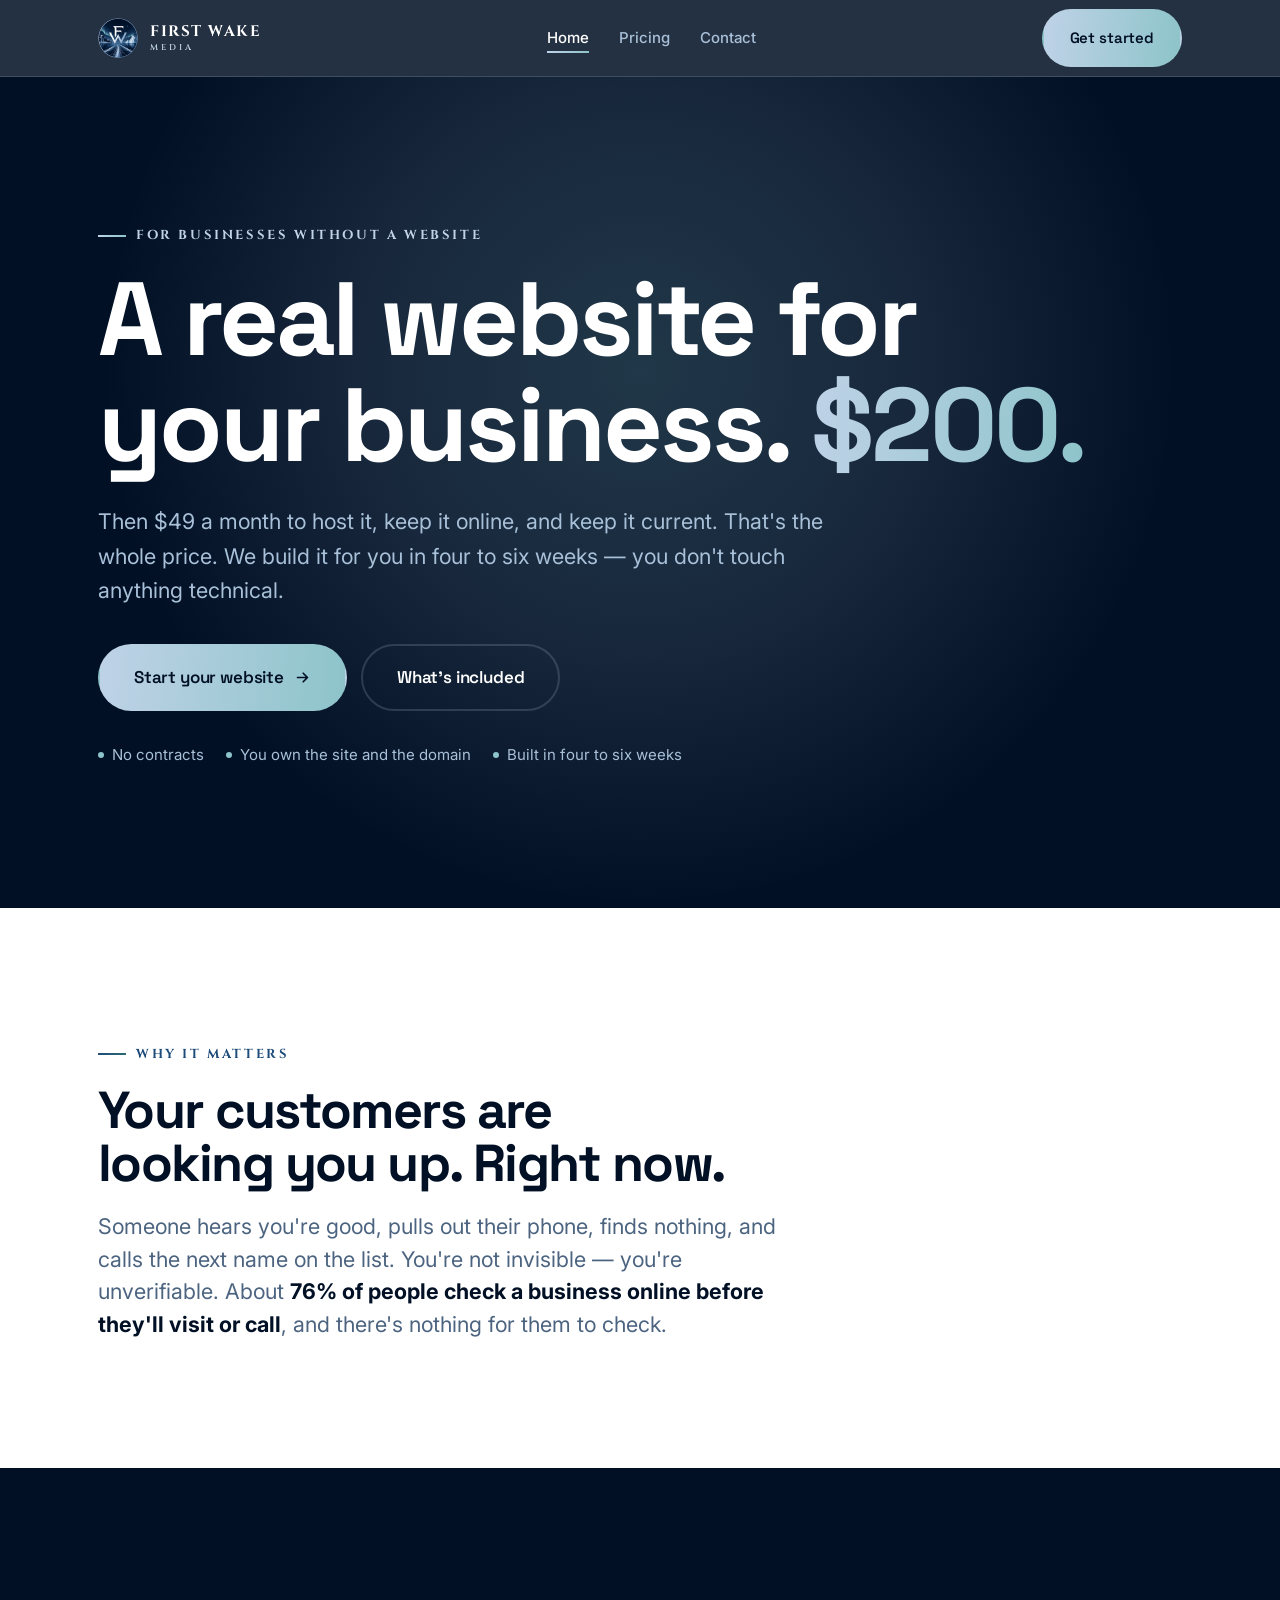
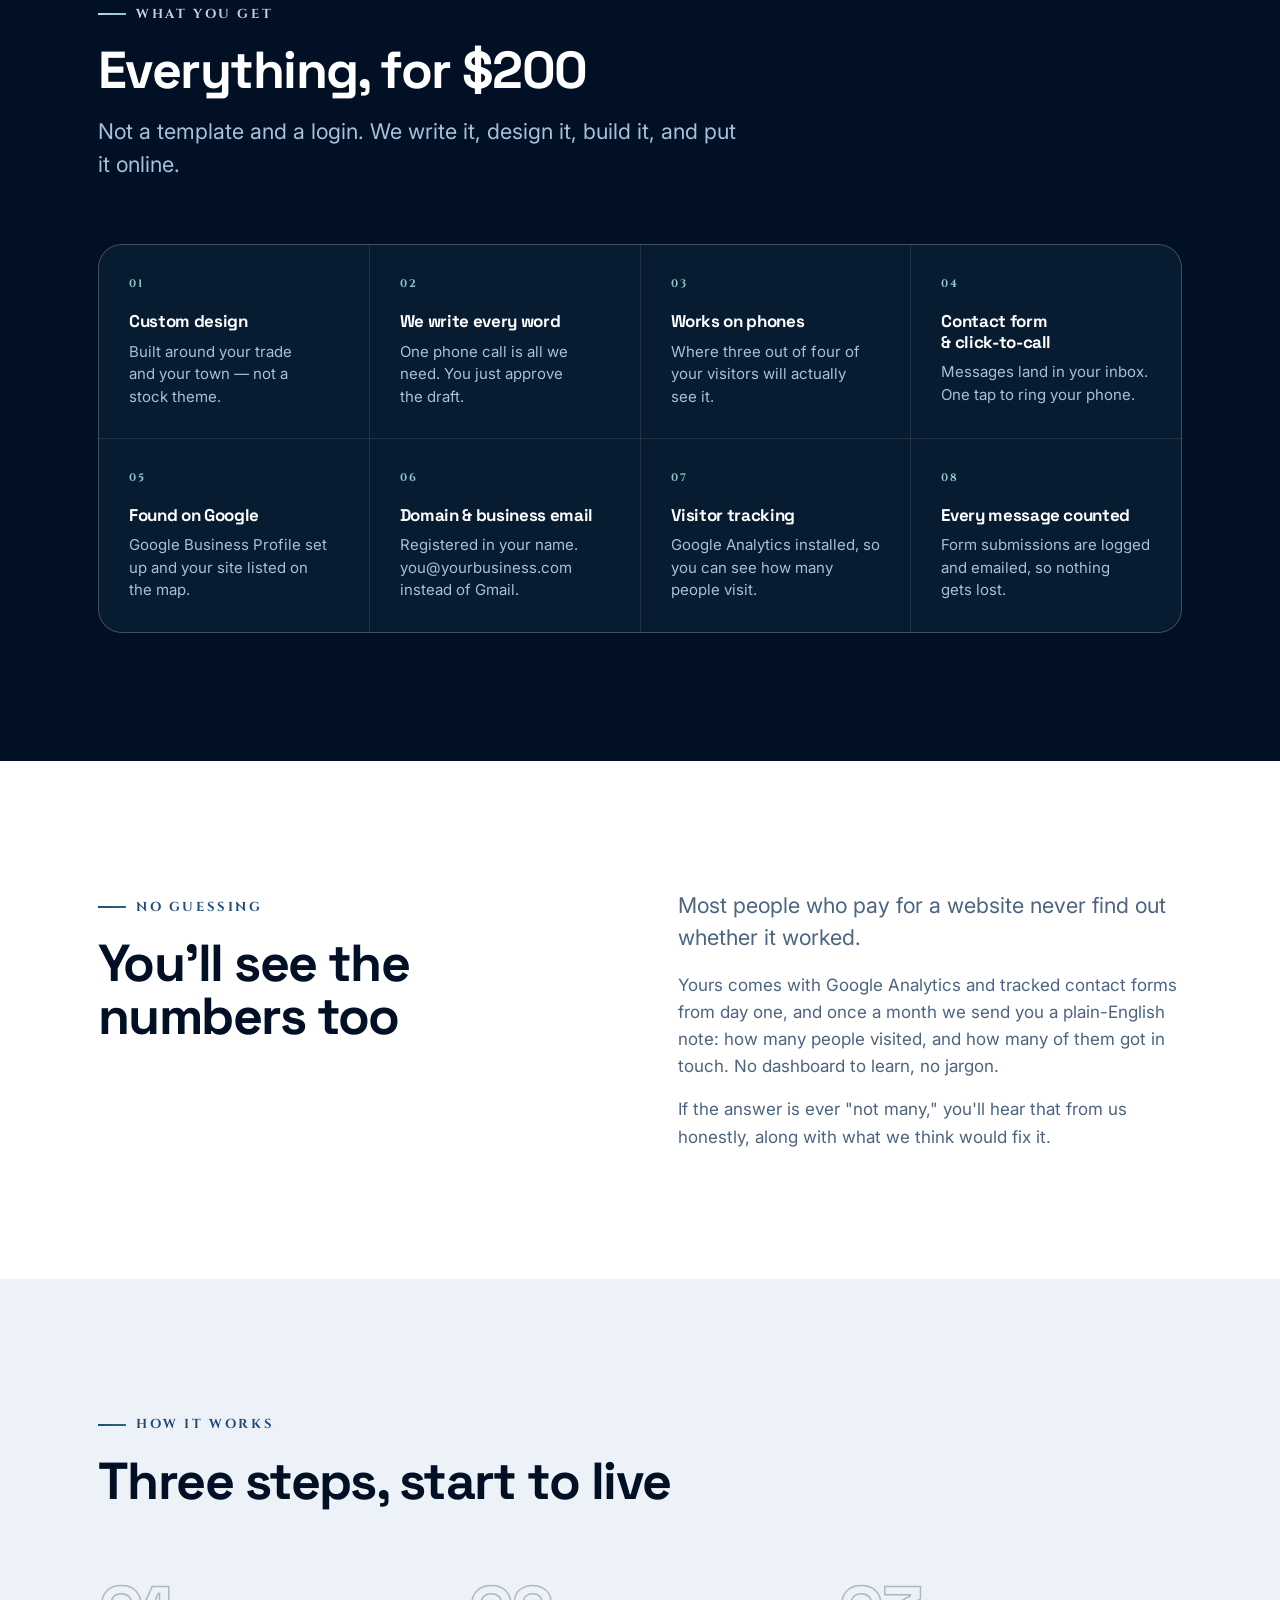
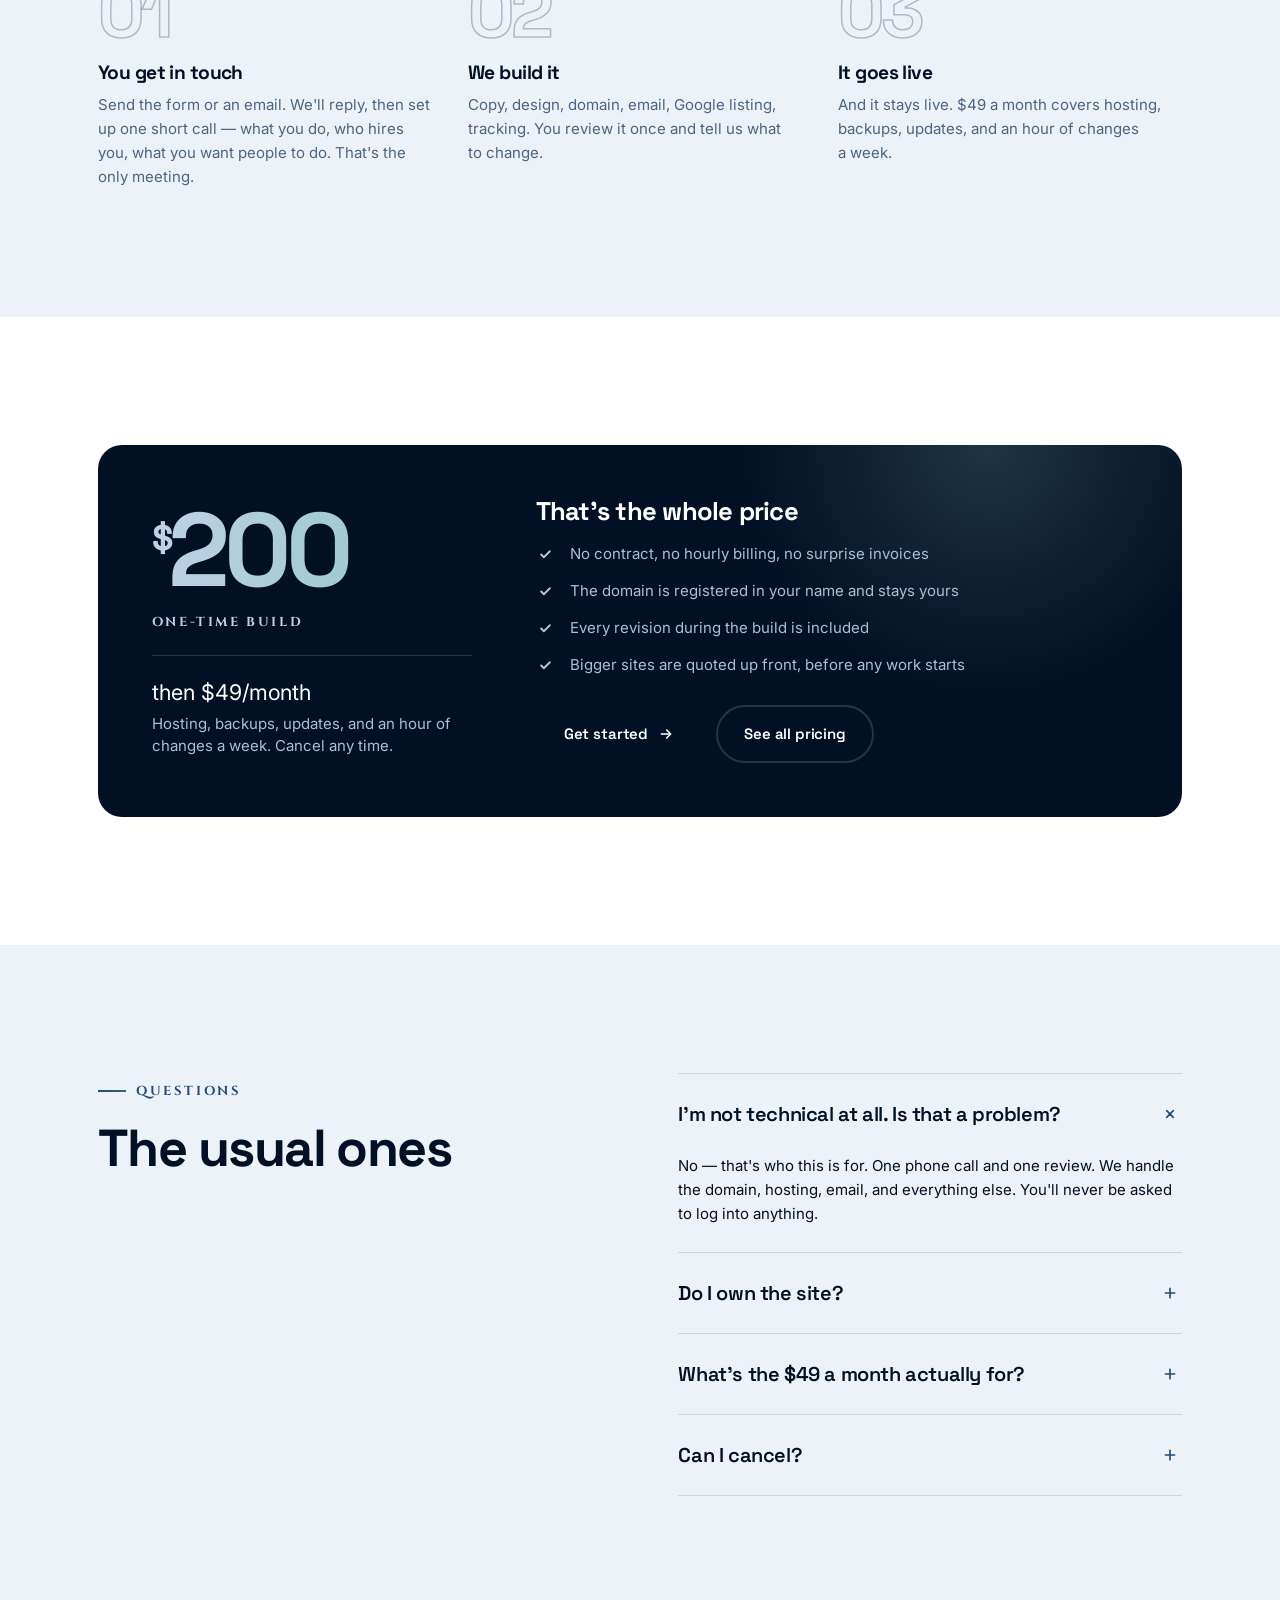
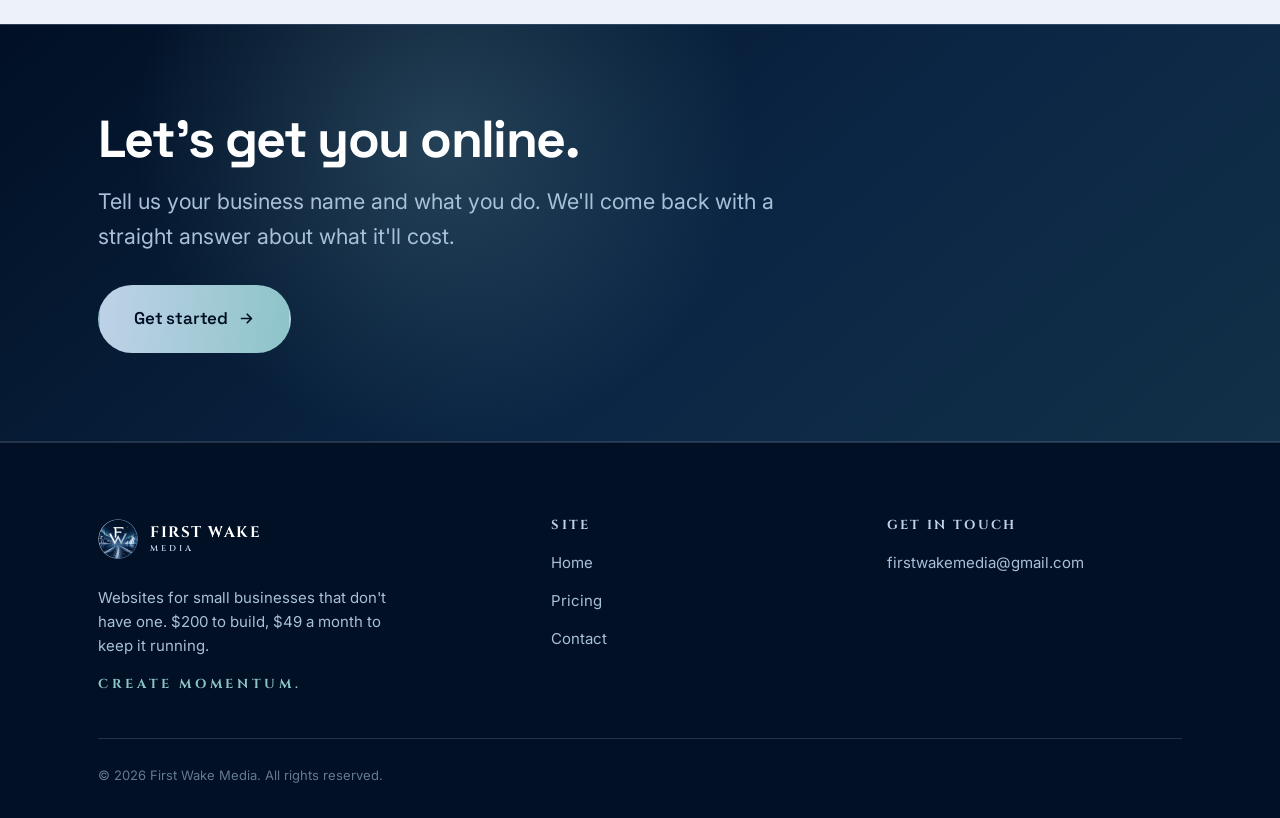
<file: index.html>
<!DOCTYPE html>
<html lang="en">
<head>
<meta charset="UTF-8">
<meta name="viewport" content="width=device-width, initial-scale=1">
<title>First Wake Media — A website for your business, $200</title>
<meta name="description" content="A real website for your small business for $200, then $49 a month to host it and keep it updated. Built for you in four to six weeks. No contracts.">
<link rel="canonical" href="https://firstwakemedia.com/">
<link rel="icon" href="favicon-32.png" sizes="32x32" type="image/png">
<link rel="apple-touch-icon" href="apple-touch-icon.png">
<meta name="theme-color" content="#011024">
<script>
  if (location.hostname === "admin.firstwakemedia.com") location.replace("/login?next=%2Fadmin");
  if (location.hostname === "client.firstwakemedia.com") location.replace("/login?next=%2Fdashboard");
</script>

<meta property="og:type" content="website">
<meta property="og:title" content="First Wake Media — A website for your business, $200">
<meta property="og:description" content="$200 to build it. $49 a month to keep it running.">
<meta property="og:url" content="https://firstwakemedia.com/">
<meta property="og:image" content="https://firstwakemedia.com/og-image.jpg">
<meta property="og:image:width" content="1200">
<meta property="og:image:height" content="630">
<meta property="og:image:alt" content="First Wake Media logo — an arctic wake under the aurora">
<meta property="og:site_name" content="First Wake Media">
<meta name="twitter:card" content="summary_large_image">

<link rel="preconnect" href="https://fonts.googleapis.com">
<link rel="preconnect" href="https://fonts.gstatic.com" crossorigin>
<link href="https://fonts.googleapis.com/css2?family=Cinzel:wght@600;700&family=Space+Grotesk:wght@500;600;700&family=Inter:wght@400;500;600&display=swap" rel="stylesheet">
<link rel="stylesheet" href="styles.css">

<!-- Google Analytics — set your Measurement ID once, in analytics.js -->
<script src="analytics.js"></script>

<script type="application/ld+json">
{
  "@context": "https://schema.org",
  "@type": "ProfessionalService",
  "name": "First Wake Media",
  "description": "Websites for small businesses that don't have one. $200 to build, $49 a month to host and maintain.",
  "url": "https://firstwakemedia.com/",
  "email": "firstwakemedia@gmail.com",
  "areaServed": "United States",
  "makesOffer": {
    "@type": "Offer",
    "name": "Basic website",
    "price": "200.00",
    "priceCurrency": "USD",
    "description": "A complete one-page website, built and launched for you. $49/month hosting and maintenance thereafter."
  }
}
</script>
</head>
<body>
<a class="skip-link" href="#main">Skip to content</a>

<header class="site-header">
  <div class="wrap">
    <nav class="nav" aria-label="Primary">
      <a class='brand' href='/'>
        <img class="brand__mark" src="logo-emblem.png" width="160" height="160" alt="" decoding="async">
        <span class="brand__name">First Wake<small>Media</small></span>
      </a>
      <ul class="nav__links" id="nav-links">
        <li><a aria-current='page' href='/'>Home</a></li>
        <li><a href='/pricing'>Pricing</a></li>
        <li><a href='/contact'>Contact</a></li>
      </ul>
      <div class="nav__cta">
        <a class='btn btn--primary' href='/contact'>Get started</a>
        <button class="nav__toggle" type="button" aria-expanded="false" aria-controls="nav-links" aria-label="Toggle menu">
          <svg width="20" height="20" viewBox="0 0 24 24" fill="none" stroke="currentColor" stroke-width="2.2" stroke-linecap="round" aria-hidden="true"><path d="M3 6h18M3 12h18M3 18h18"/></svg>
        </button>
      </div>
    </nav>
  </div>
</header>

<main id="main">

  <!-- ============================================================ HERO -->
  <section class="hero">
    <div class="wrap">
      <span class="eyebrow">For businesses without a website</span>
      <h1 class="hero__title">A real website for your business. <span class="accent-text">$200.</span></h1>
      <p class="hero__sub">
        Then $49 a month to host it, keep it online, and keep it current.
        That's the whole price. We build it for you in four to six weeks — you don't
        touch anything technical.
      </p>
      <div class="btn-row">
        <a class='btn btn--primary btn--lg' href='/start'>
          Start your website
          <svg class="arrow" width="17" height="17" viewBox="0 0 24 24" fill="none" stroke="currentColor" stroke-width="2.4" stroke-linecap="round" stroke-linejoin="round" aria-hidden="true"><path d="M5 12h14M13 6l6 6-6 6"/></svg>
        </a>
        <a class='btn btn--ghost-light btn--lg' href='/pricing'>What's included</a>
      </div>
      <ul class="hero__trust">
        <li>No contracts</li>
        <li>You own the site and the domain</li>
        <li>Built in four to six weeks</li>
      </ul>
    </div>
  </section>

  <!-- ============================================================== WHY -->
  <section class="section">
    <div class="wrap">
      <div class="section-head" style="margin-bottom:0">
        <span class="eyebrow">Why it matters</span>
        <h2 style="font-size: var(--fs-h2)">Your customers are looking you up. Right now.</h2>
        <p class="lead" style="margin-top:20px">
          Someone hears you're good, pulls out their phone, finds nothing, and calls the next
          name on the list. You're not invisible — you're unverifiable. About
          <strong style="color:var(--text-l)">76% of people check a business online before
          they'll visit or call</strong>, and there's nothing for them to check.
        </p>
      </div>
    </div>
  </section>

  <!-- ========================================================= INCLUDED -->
  <section class="section dark">
    <div class="wrap">
      <div class="section-head">
        <span class="eyebrow">What you get</span>
        <h2 style="font-size: var(--fs-h2); color:#fff">Everything, for $200</h2>
        <p class="lead" style="margin-top:18px">
          Not a template and a login. We write it, design it, build it, and put it online.
        </p>
      </div>

      <div class="spec-grid">
        <div class="spec">
          <span class="spec__idx">01</span>
          <h4 class="spec__label">Custom design</h4>
          <p class="spec__desc">Built around your trade and your town — not a stock theme.</p>
        </div>
        <div class="spec">
          <span class="spec__idx">02</span>
          <h4 class="spec__label">We write every word</h4>
          <p class="spec__desc">One phone call is all we need. You just approve the draft.</p>
        </div>
        <div class="spec">
          <span class="spec__idx">03</span>
          <h4 class="spec__label">Works on phones</h4>
          <p class="spec__desc">Where three out of four of your visitors will actually see it.</p>
        </div>
        <div class="spec">
          <span class="spec__idx">04</span>
          <h4 class="spec__label">Contact form &amp; click-to-call</h4>
          <p class="spec__desc">Messages land in your inbox. One tap to ring your phone.</p>
        </div>
        <div class="spec">
          <span class="spec__idx">05</span>
          <h4 class="spec__label">Found on Google</h4>
          <p class="spec__desc">Google Business Profile set up and your site listed on the map.</p>
        </div>
        <div class="spec">
          <span class="spec__idx">06</span>
          <h4 class="spec__label">Domain &amp; business email</h4>
          <p class="spec__desc">Registered in your name. you@yourbusiness.com instead of Gmail.</p>
        </div>
        <div class="spec">
          <span class="spec__idx">07</span>
          <h4 class="spec__label">Visitor tracking</h4>
          <p class="spec__desc">Google Analytics installed, so you can see how many people visit.</p>
        </div>
        <div class="spec">
          <span class="spec__idx">08</span>
          <h4 class="spec__label">Every message counted</h4>
          <p class="spec__desc">Form submissions are logged and emailed, so nothing gets lost.</p>
        </div>
      </div>
    </div>
  </section>

  <!-- ============================================================ PROOF -->
  <section class="section">
    <div class="wrap">
      <div class="split">
        <div>
          <span class="eyebrow">No guessing</span>
          <h2 style="font-size: var(--fs-h2)">You'll see the numbers too</h2>
        </div>
        <div>
          <p class="lead">
            Most people who pay for a website never find out whether it worked.
          </p>
          <p style="margin-top:18px; color:var(--text-l-mut)">
            Yours comes with Google Analytics and tracked contact forms from day one, and
            once a month we send you a plain-English note: how many people visited, and how
            many of them got in touch. No dashboard to learn, no jargon.
          </p>
          <p style="margin-top:16px; color:var(--text-l-mut)">
            If the answer is ever "not many," you'll hear that from us honestly, along with
            what we think would fix it.
          </p>
        </div>
      </div>
    </div>
  </section>

  <!-- ========================================================== PROCESS -->
  <section class="section bone">
    <div class="wrap">
      <div class="section-head">
        <span class="eyebrow">How it works</span>
        <h2 style="font-size: var(--fs-h2)">Three steps, start to live</h2>
      </div>

      <div class="grid grid--3">
        <article class="step step--light">
          <div class="step__num">01</div>
          <h3 style="font-size:1.2rem;margin-bottom:10px">You get in touch</h3>
          <p style="font-size:var(--fs-sm);color:var(--text-l-mut)">
            Send the form or an email. We'll reply, then set up one short call — what you do,
            who hires you, what you want people to do. That's the only meeting.
          </p>
        </article>
        <article class="step step--light">
          <div class="step__num">02</div>
          <h3 style="font-size:1.2rem;margin-bottom:10px">We build it</h3>
          <p style="font-size:var(--fs-sm);color:var(--text-l-mut)">
            Copy, design, domain, email, Google listing, tracking. You review it once and tell
            us what to change.
          </p>
        </article>
        <article class="step step--light">
          <div class="step__num">03</div>
          <h3 style="font-size:1.2rem;margin-bottom:10px">It goes live</h3>
          <p style="font-size:var(--fs-sm);color:var(--text-l-mut)">
            And it stays live. $49 a month covers hosting, backups, updates, and an hour of
            changes a week.
          </p>
        </article>
      </div>
    </div>
  </section>

  <!-- ============================================================ OFFER -->
  <section class="section">
    <div class="wrap">
      <div class="offer">
        <div>
          <div class="offer__price"><sup>$</sup>200</div>
          <div class="offer__unit">One-time build</div>
          <div class="offer__then">
            then $49/month
            <span>Hosting, backups, updates, and an hour of changes a week. Cancel any time.</span>
          </div>
        </div>
        <div>
          <h3>That's the whole price</h3>
          <ul class="check-list">
            <li>No contract, no hourly billing, no surprise invoices</li>
            <li>The domain is registered in your name and stays yours</li>
            <li>Every revision during the build is included</li>
            <li>Bigger sites are quoted up front, before any work starts</li>
          </ul>
          <div class="btn-row">
            <a class='btn btn--primary' href='/contact'>
              Get started
              <svg class="arrow" width="16" height="16" viewBox="0 0 24 24" fill="none" stroke="currentColor" stroke-width="2.4" stroke-linecap="round" stroke-linejoin="round" aria-hidden="true"><path d="M5 12h14M13 6l6 6-6 6"/></svg>
            </a>
            <a class='btn btn--ghost-light' href='/pricing'>See all pricing</a>
          </div>
        </div>
      </div>
    </div>
  </section>

  <!-- ============================================================== FAQ -->
  <section class="section bone">
    <div class="wrap">
      <div class="split">
        <div>
          <span class="eyebrow">Questions</span>
          <h2 style="font-size: var(--fs-h2)">The usual ones</h2>
        </div>
        <div class="faq">
          <details open>
            <summary>I'm not technical at all. Is that a problem?</summary>
            <p>No — that's who this is for. One phone call and one review. We handle the domain, hosting, email, and everything else. You'll never be asked to log into anything.</p>
          </details>
          <details>
            <summary>Do I own the site?</summary>
            <p>Yes. The domain is registered in your name and the files are yours. If you ever leave, you take it with you and we'll help you move it.</p>
          </details>
          <details>
            <summary>What's the $49 a month actually for?</summary>
            <p>Hosting, SSL, daily backups, security updates, and up to an hour of text and photo changes each week. It's the difference between a site that still works in three years and one that quietly goes offline.</p>
          </details>
          <details>
            <summary>Can I cancel?</summary>
            <p>Any time, with thirty days' notice. No contract. We hand over your files and help you move the domain wherever you'd like.</p>
          </details>
        </div>
      </div>
    </div>
  </section>

  <!-- ========================================================= CTA BAND -->
  <section class="section--tight cta-band">
    <div class="wrap">
      <h2>Let's get you online.</h2>
      <p>
        Tell us your business name and what you do. We'll come back with a straight answer
        about what it'll cost.
      </p>
      <div class="btn-row">
        <a class='btn btn--primary btn--lg' href='/contact'>
          Get started
          <svg class="arrow" width="17" height="17" viewBox="0 0 24 24" fill="none" stroke="currentColor" stroke-width="2.4" stroke-linecap="round" stroke-linejoin="round" aria-hidden="true"><path d="M5 12h14M13 6l6 6-6 6"/></svg>
        </a>
      </div>
    </div>
  </section>

</main>

<footer class="site-footer">
  <div class="wrap">
    <div class="footer__top">
      <div>
        <a class='brand' href='/'>
          <img class="brand__mark" src="logo-emblem.png" width="160" height="160" alt="" decoding="async">
          <span class="brand__name">First Wake<small>Media</small></span>
        </a>
        <p class="footer__blurb">
          Websites for small businesses that don't have one. $200 to build, $49 a month to
          keep it running.
        </p>
        <p class="footer__tagline">Create momentum.</p>
      </div>
      <div class="footer__col">
        <h4>Site</h4>
        <ul>
          <li><a href='/'>Home</a></li>
          <li><a href='/pricing'>Pricing</a></li>
          <li><a href='/contact'>Contact</a></li>
        </ul>
      </div>
      <div class="footer__col">
        <h4>Get in touch</h4>
        <ul>
          <li><a href="mailto:firstwakemedia@gmail.com">firstwakemedia@gmail.com</a></li>
        </ul>
      </div>
    </div>
    <div class="footer__bottom">
      <span>&copy; 2026 First Wake Media. All rights reserved.</span>
    </div>
  </div>
</footer>

<script>
(function () {
  var toggle = document.querySelector('.nav__toggle');
  var links = document.getElementById('nav-links');
  if (!toggle || !links) return;
  toggle.addEventListener('click', function () {
    var open = links.classList.toggle('is-open');
    toggle.setAttribute('aria-expanded', String(open));
  });
  links.addEventListener('click', function (e) {
    if (e.target.tagName === 'A') {
      links.classList.remove('is-open');
      toggle.setAttribute('aria-expanded', 'false');
    }
  });
})();
</script>
</body>
</html>
</file>
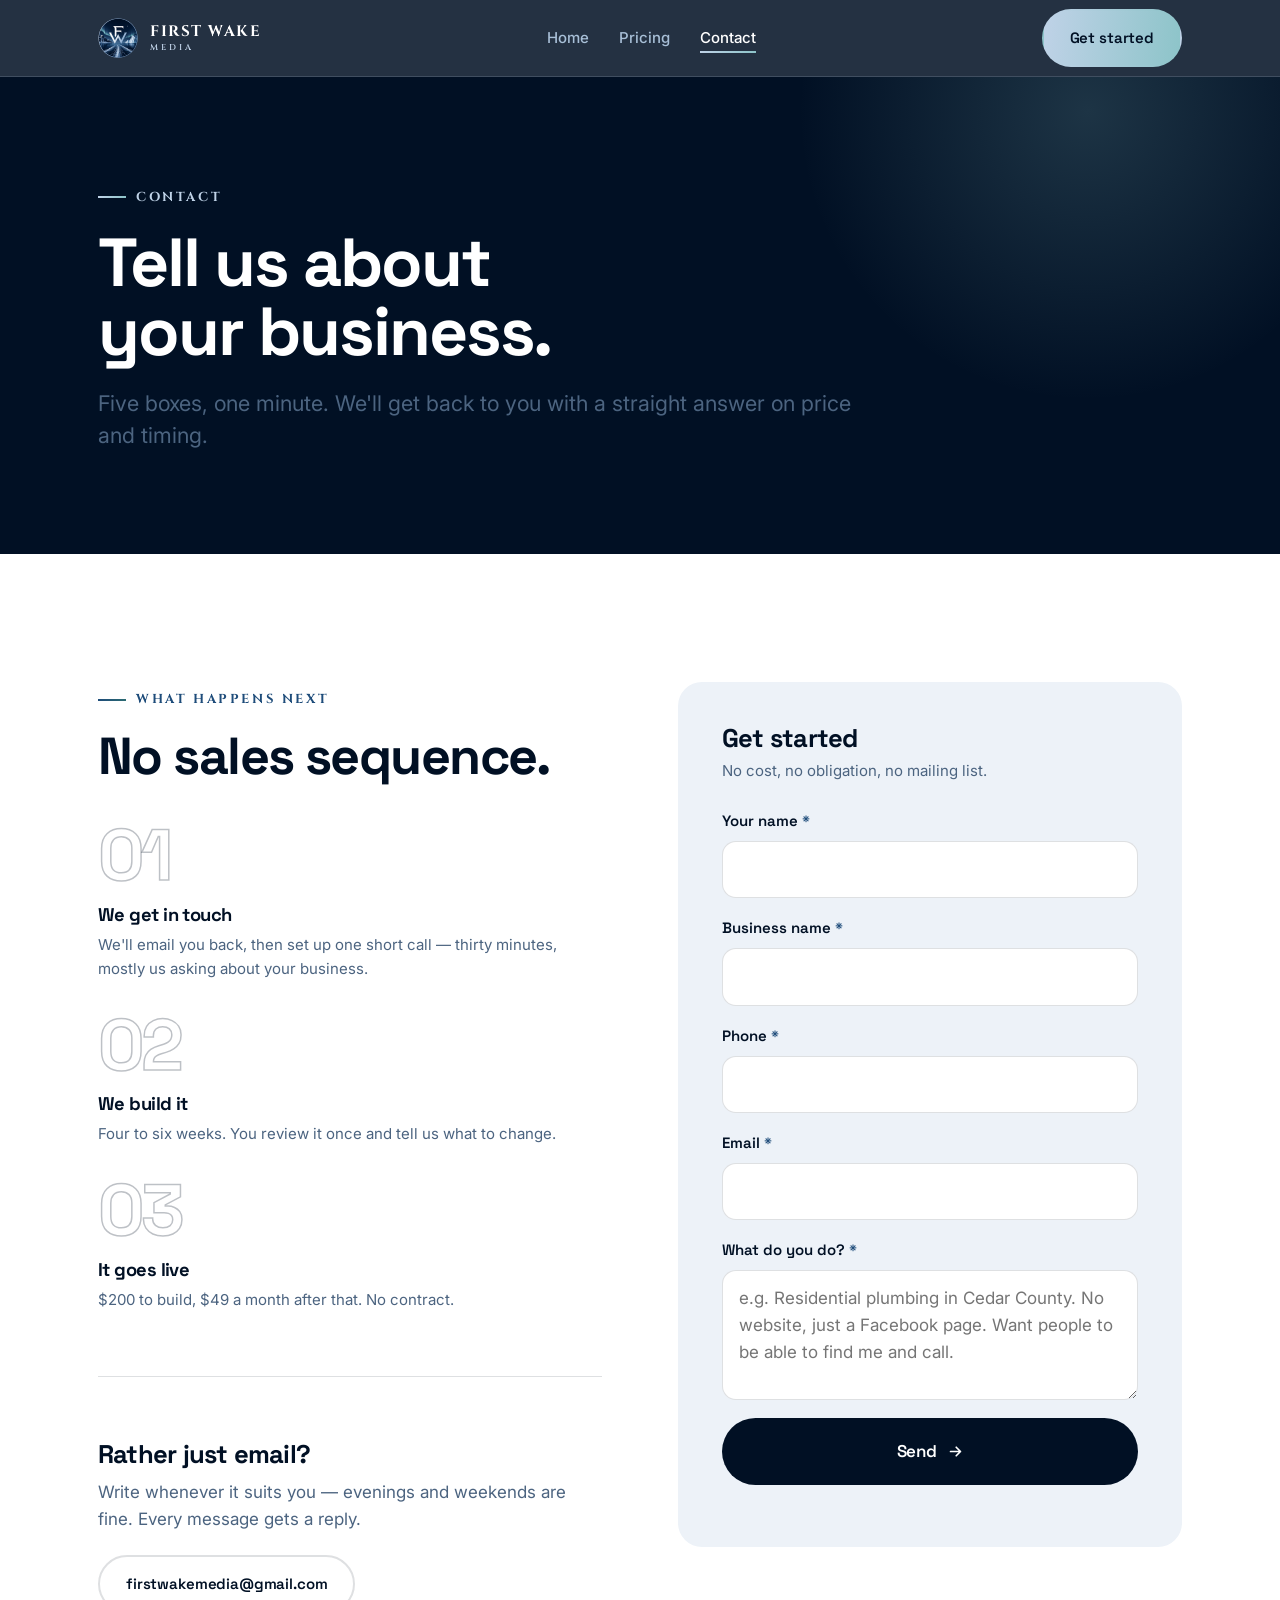
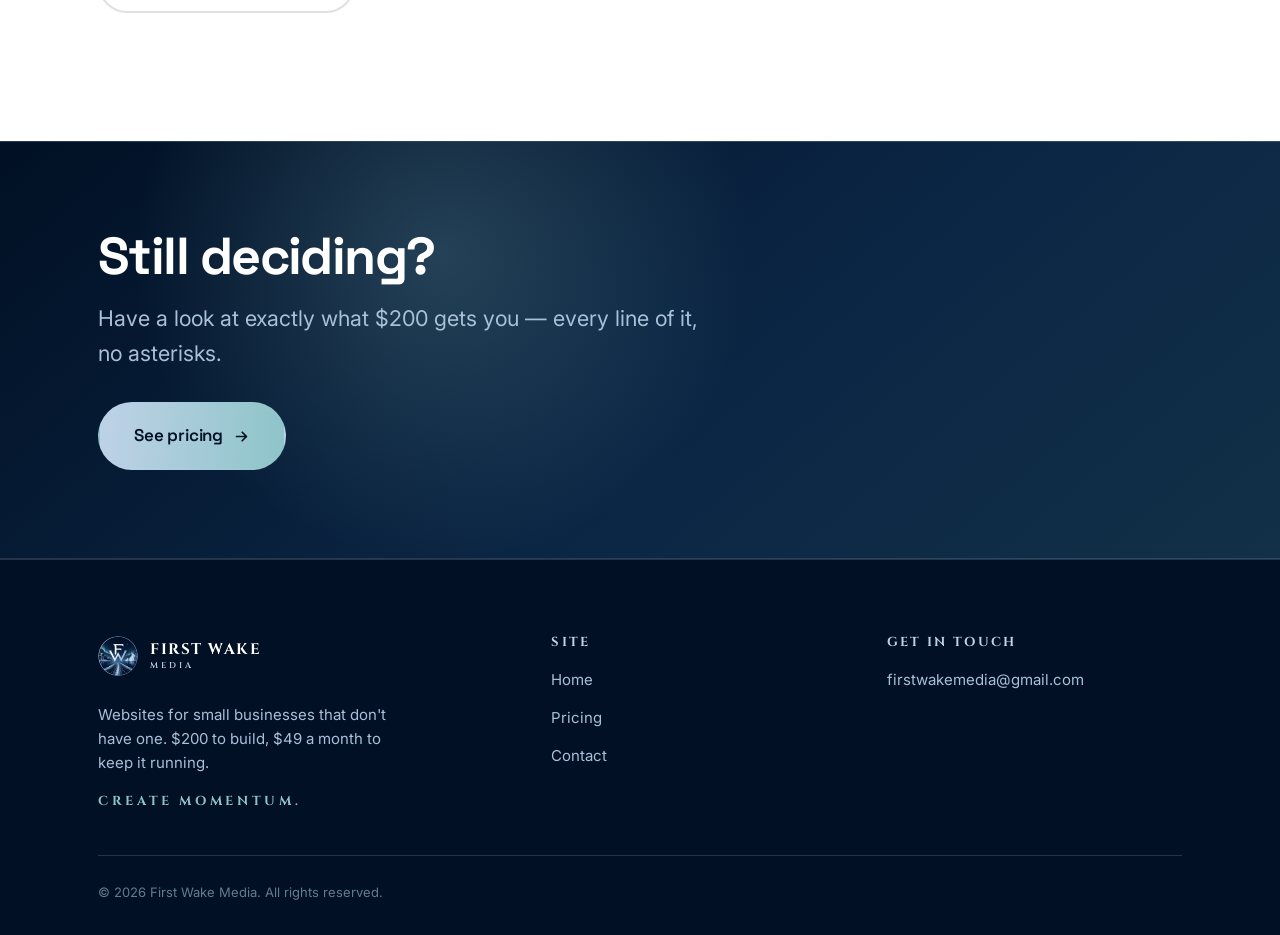
<file: contact.html>
<!DOCTYPE html>
<html lang="en">
<head>
<meta charset="UTF-8">
<meta name="viewport" content="width=device-width, initial-scale=1">
<title>Contact — First Wake Media | Get your website started</title>
<meta name="description" content="Tell us about your business and we'll get back to you with a straight answer on price and timing.">
<link rel="canonical" href="https://firstwakemedia.com/contact.html">
<link rel="icon" href="favicon-32.png" sizes="32x32" type="image/png">
<link rel="apple-touch-icon" href="apple-touch-icon.png">
<meta name="theme-color" content="#011024">

<meta property="og:type" content="website">
<meta property="og:title" content="Contact — First Wake Media">
<meta property="og:description" content="Tell us about your business and what you need.">
<meta property="og:url" content="https://firstwakemedia.com/contact.html">
<meta property="og:image" content="https://firstwakemedia.com/og-image.jpg">
<meta property="og:image:width" content="1200">
<meta property="og:image:height" content="630">
<meta property="og:image:alt" content="First Wake Media logo — an arctic wake under the aurora">

<link rel="preconnect" href="https://fonts.googleapis.com">
<link rel="preconnect" href="https://fonts.gstatic.com" crossorigin>
<link href="https://fonts.googleapis.com/css2?family=Cinzel:wght@600;700&family=Space+Grotesk:wght@500;600;700&family=Inter:wght@400;500;600&display=swap" rel="stylesheet">
<link rel="stylesheet" href="styles.css">

<!-- Google Analytics — set your Measurement ID once, in analytics.js -->
<script src="analytics.js"></script>

<script type="application/ld+json">
{
  "@context": "https://schema.org",
  "@type": "ContactPage",
  "name": "Contact First Wake Media",
  "url": "https://firstwakemedia.com/contact.html",
  "mainEntity": {
    "@type": "Organization",
    "name": "First Wake Media",
    "email": "firstwakemedia@gmail.com"
  }
}
</script>
</head>
<body>
<a class="skip-link" href="#main">Skip to content</a>

<header class="site-header">
  <div class="wrap">
    <nav class="nav" aria-label="Primary">
      <a class='brand' href='/'>
        <img class="brand__mark" src="logo-emblem.png" width="160" height="160" alt="" decoding="async">
        <span class="brand__name">First Wake<small>Media</small></span>
      </a>
      <ul class="nav__links" id="nav-links">
        <li><a href='/'>Home</a></li>
        <li><a href='/pricing'>Pricing</a></li>
        <li><a aria-current='page' href='/contact'>Contact</a></li>
      </ul>
      <div class="nav__cta">
        <a class="btn btn--primary" href="#form">Get started</a>
        <button class="nav__toggle" type="button" aria-expanded="false" aria-controls="nav-links" aria-label="Toggle menu">
          <svg width="20" height="20" viewBox="0 0 24 24" fill="none" stroke="currentColor" stroke-width="2.2" stroke-linecap="round" aria-hidden="true"><path d="M3 6h18M3 12h18M3 18h18"/></svg>
        </button>
      </div>
    </nav>
  </div>
</header>

<main id="main">

  <section class="page-hero">
    <div class="wrap">
      <span class="eyebrow">Contact</span>
      <h1>Tell us about your business.</h1>
      <p class="lead">
        Five boxes, one minute. We'll get back to you with a straight answer on price and
        timing.
      </p>
    </div>
  </section>

  <!-- ============================================================= FORM -->
  <section class="section" id="form">
    <div class="wrap">
      <div class="split">

        <div>
          <span class="eyebrow">What happens next</span>
          <h2 style="font-size: var(--fs-h2); margin-bottom:32px">No sales sequence.</h2>

          <div class="grid" style="gap:24px">
            <div class="step step--light">
              <div class="step__num">01</div>
              <h3 style="font-size:1.15rem;margin-bottom:8px">We get in touch</h3>
              <p style="font-size:var(--fs-sm);color:var(--text-l-mut)">We'll email you back, then set up one short call — thirty minutes, mostly us asking about your business.</p>
            </div>
            <div class="step step--light">
              <div class="step__num">02</div>
              <h3 style="font-size:1.15rem;margin-bottom:8px">We build it</h3>
              <p style="font-size:var(--fs-sm);color:var(--text-l-mut)">Four to six weeks. You review it once and tell us what to change.</p>
            </div>
            <div class="step step--light">
              <div class="step__num">03</div>
              <h3 style="font-size:1.15rem;margin-bottom:8px">It goes live</h3>
              <p style="font-size:var(--fs-sm);color:var(--text-l-mut)">$200 to build, $49 a month after that. No contract.</p>
            </div>
          </div>

          <hr class="rule">

          <h3 style="font-size:var(--fs-h3);margin-bottom:12px">Rather just email?</h3>
          <p style="color:var(--text-l-mut);margin-bottom:22px">
            Write whenever it suits you — evenings and weekends are fine. Every message gets a
            reply.
          </p>
          <a class="btn btn--ghost-dark" href="mailto:firstwakemedia@gmail.com">
            firstwakemedia@gmail.com
          </a>
        </div>

        <div class="panel">
          <h2 style="font-size:1.6rem;margin-bottom:8px">Get started</h2>
          <p style="font-size:var(--fs-sm);color:var(--text-l-mut);margin-bottom:26px">
            No cost, no obligation, no mailing list.
          </p>

          <!-- Web3Forms delivers submissions to firstwakemedia@gmail.com. -->
          <form class='form' id='lead-form' method='POST' name='contact'>

            <input type="hidden" name="access_key" value="efc42e12-2365-4775-b9a8-ddf3226fb4e4">
            <input type="hidden" name="subject" value="New website inquiry from First Wake Media">
            <input type="hidden" name="from_name" value="First Wake Media website">
            <!-- Honeypot: bots fill this in, humans never see it -->
            <p style="position:absolute;left:-9999px" aria-hidden="true">
              <label>Don't fill this in: <input type="checkbox" name="botcheck" tabindex="-1" autocomplete="off"></label>
            </p>

            <div class="field">
              <label for="name">Your name <span class="req" aria-hidden="true">*</span></label>
              <input type="text" id="name" name="name" autocomplete="name" required>
            </div>

            <div class="field">
              <label for="business">Business name <span class="req" aria-hidden="true">*</span></label>
              <input type="text" id="business" name="business" autocomplete="organization" required>
            </div>

            <div class="field">
              <label for="phone">Phone <span class="req" aria-hidden="true">*</span></label>
              <input type="tel" id="phone" name="phone" autocomplete="tel" required>
            </div>

            <div class="field">
              <label for="email">Email <span class="req" aria-hidden="true">*</span></label>
              <input type="email" id="email" name="email" autocomplete="email" required>
            </div>

            <div class="field">
              <label for="message">What do you do? <span class="req" aria-hidden="true">*</span></label>
              <textarea id="message" name="message" required
                placeholder="e.g. Residential plumbing in Cedar County. No website, just a Facebook page. Want people to be able to find me and call."></textarea>
            </div>

            <button class="btn btn--primary btn--lg" type="submit" id="submit-btn" style="width:100%">
              Send
              <svg class="arrow" width="17" height="17" viewBox="0 0 24 24" fill="none" stroke="currentColor" stroke-width="2.4" stroke-linecap="round" stroke-linejoin="round" aria-hidden="true"><path d="M5 12h14M13 6l6 6-6 6"/></svg>
            </button>

            <p class="form-note" role="status" aria-live="polite" id="form-status"></p>
          </form>
        </div>

      </div>
    </div>
  </section>

  <section class="section--tight cta-band">
    <div class="wrap">
      <h2>Still deciding?</h2>
      <p>Have a look at exactly what $200 gets you — every line of it, no asterisks.</p>
      <div class="btn-row">
        <a class='btn btn--primary btn--lg' href='/pricing'>
          See pricing
          <svg class="arrow" width="17" height="17" viewBox="0 0 24 24" fill="none" stroke="currentColor" stroke-width="2.4" stroke-linecap="round" stroke-linejoin="round" aria-hidden="true"><path d="M5 12h14M13 6l6 6-6 6"/></svg>
        </a>
      </div>
    </div>
  </section>

</main>

<footer class="site-footer">
  <div class="wrap">
    <div class="footer__top">
      <div>
        <a class='brand' href='/'>
          <img class="brand__mark" src="logo-emblem.png" width="160" height="160" alt="" decoding="async">
          <span class="brand__name">First Wake<small>Media</small></span>
        </a>
        <p class="footer__blurb">
          Websites for small businesses that don't have one. $200 to build, $49 a month to
          keep it running.
        </p>
        <p class="footer__tagline">Create momentum.</p>
      </div>
      <div class="footer__col">
        <h4>Site</h4>
        <ul>
          <li><a href='/'>Home</a></li>
          <li><a href='/pricing'>Pricing</a></li>
          <li><a href='/contact'>Contact</a></li>
        </ul>
      </div>
      <div class="footer__col">
        <h4>Get in touch</h4>
        <ul>
          <li><a href="mailto:firstwakemedia@gmail.com">firstwakemedia@gmail.com</a></li>
        </ul>
      </div>
    </div>
    <div class="footer__bottom">
      <span>&copy; 2026 First Wake Media. All rights reserved.</span>
    </div>
  </div>
</footer>

<script>
(function () {
  /* ---- mobile nav ---- */
  var toggle = document.querySelector('.nav__toggle');
  var links = document.getElementById('nav-links');
  if (toggle && links) {
    toggle.addEventListener('click', function () {
      var open = links.classList.toggle('is-open');
      toggle.setAttribute('aria-expanded', String(open));
    });
    links.addEventListener('click', function (e) {
      if (e.target.tagName === 'A') {
        links.classList.remove('is-open');
        toggle.setAttribute('aria-expanded', 'false');
      }
    });
  }

  /* ---- Web3Forms submit via fetch, so the visitor stays on the page ---- */
  var form = document.getElementById('lead-form');
  var status = document.getElementById('form-status');
  var btn = document.getElementById('submit-btn');
  if (!form || !status || !btn) return;

  function say(msg, color) { status.textContent = msg; status.style.color = color; }

  form.addEventListener('submit', function (e) {
    e.preventDefault();

    // Opened straight from the Desktop rather than served over the web.
    if (location.protocol === 'file:') {
      say('Preview only — the form works once the site is live.', '#4C6480');
      return;
    }

    if (!form.checkValidity()) { form.reportValidity(); return; }

    btn.disabled = true;
    say('Sending…', '#4C6480');

    fetch('https://api.web3forms.com/submit', {
      method: 'POST',
      headers: { 'Content-Type': 'application/json', 'Accept': 'application/json' },
      body: JSON.stringify(Object.fromEntries(new FormData(form)))
    })
    .then(function (res) {
      if (!res.ok) throw new Error('Bad response');
      return res.json();
    })
    .then(function (data) {
      if (!data.success) throw new Error(data.message || 'Submission failed');
      form.reset();
      say('Got it — we’ll be in touch soon.', '#2C6B72');
      if (typeof gtag === 'function') {
        gtag('event', 'generate_lead', { event_category: 'contact', event_label: 'website form' });
      }
    })
    .catch(function () {
      say('Something went wrong. Please email us instead — the address is on the left.', '#A3364B');
    })
    .finally(function () { btn.disabled = false; });
  });
})();
</script>
</body>
</html>
</file>
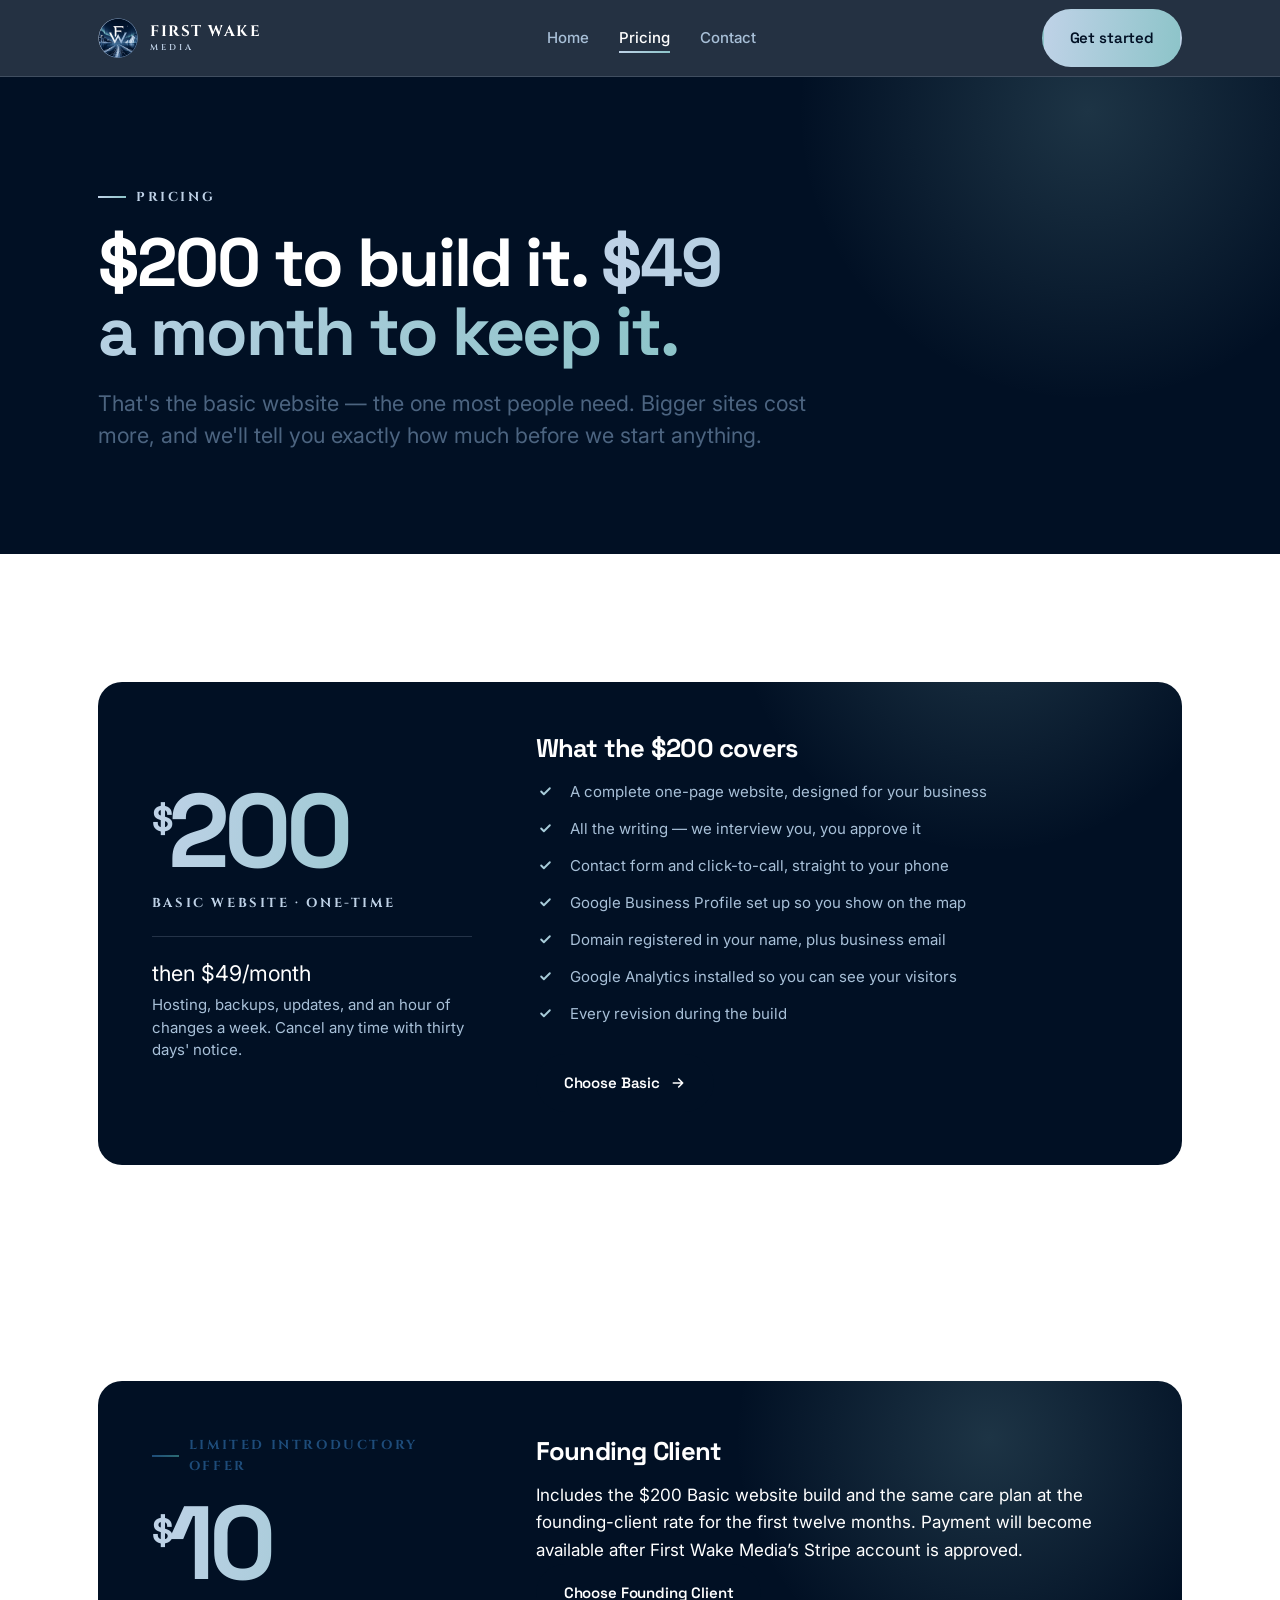
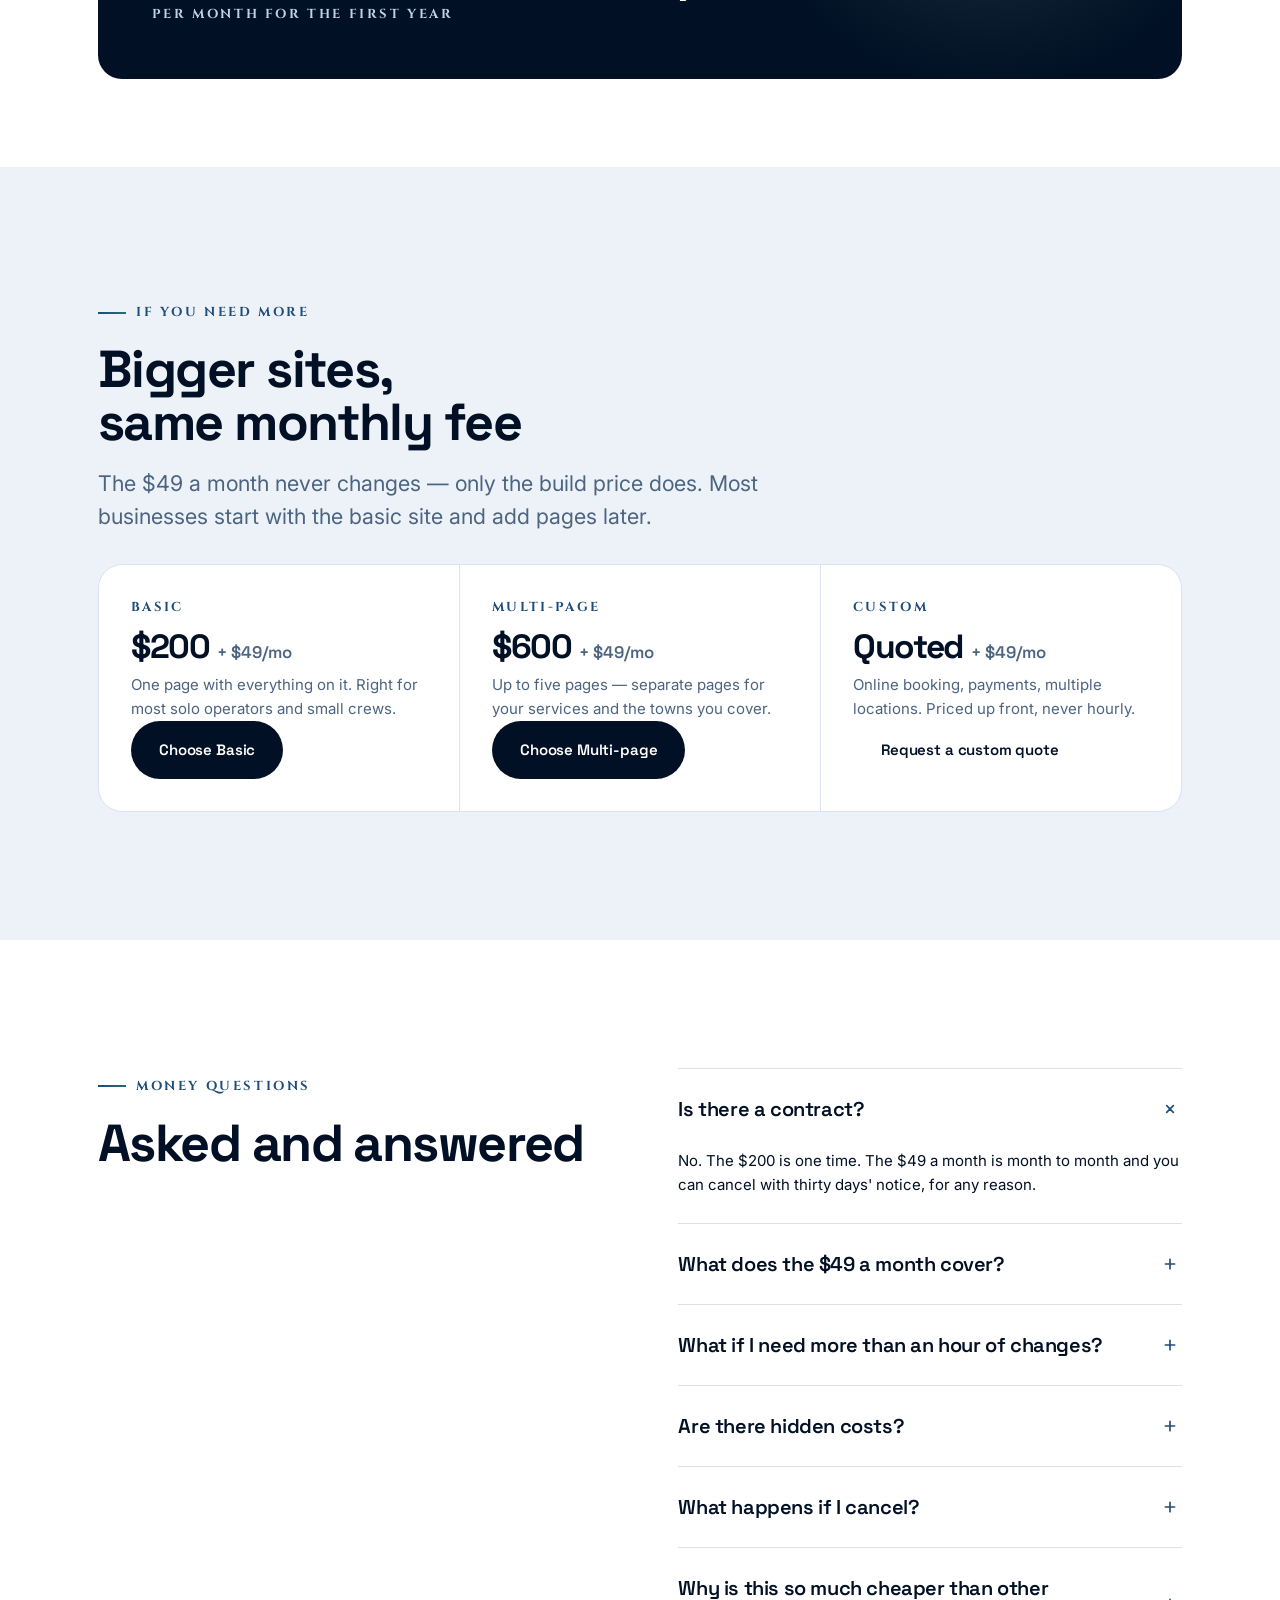
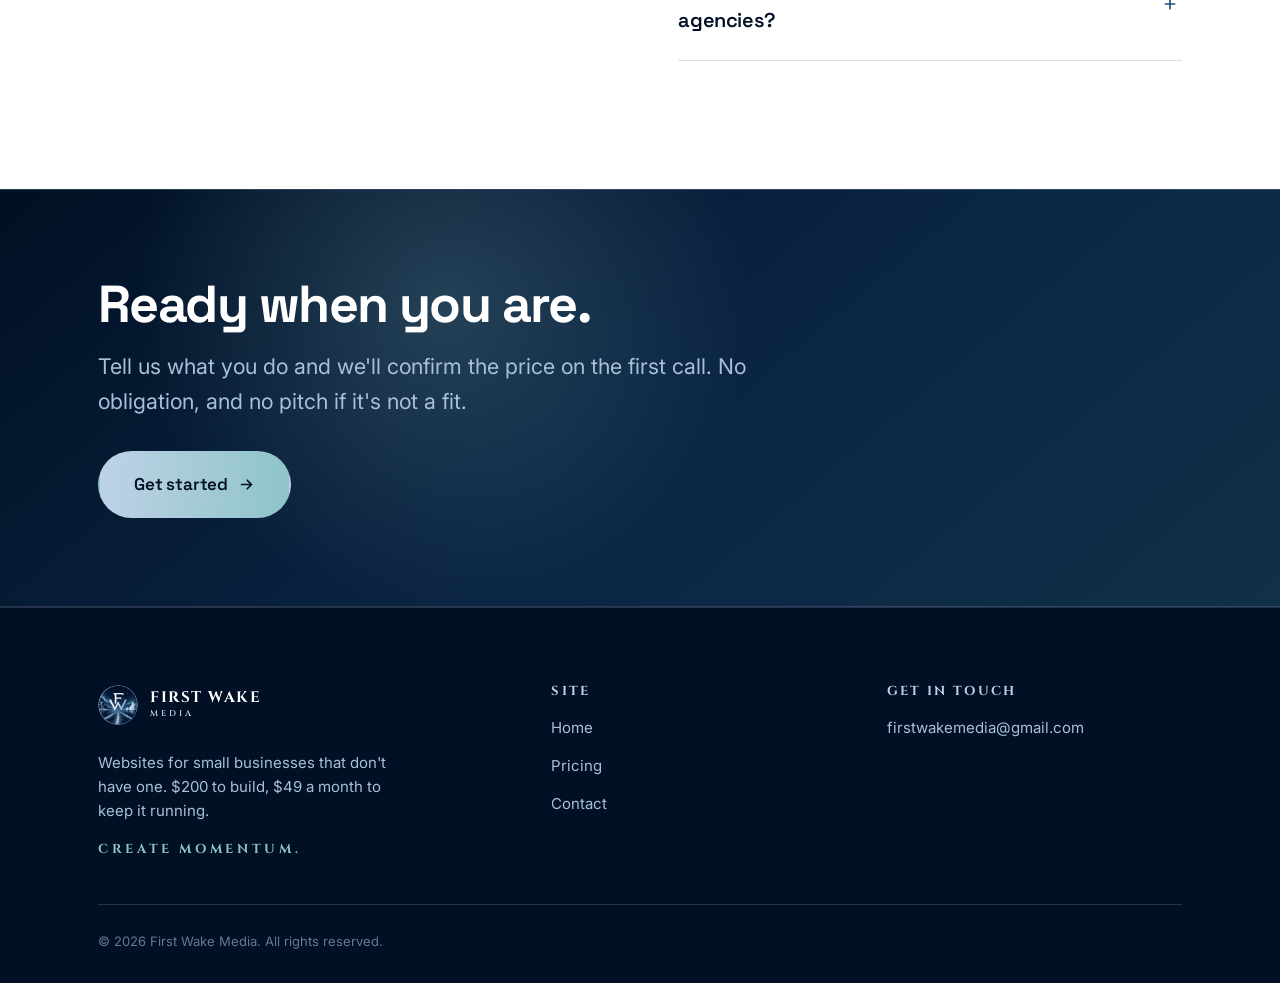
<file: pricing.html>
<!DOCTYPE html>
<html lang="en">
<head>
<meta charset="UTF-8">
<meta name="viewport" content="width=device-width, initial-scale=1">
<title>Pricing — First Wake Media | $200 website, $49 a month</title>
<meta name="description" content="A basic website is $200 to build and $49 a month to host and maintain. Bigger sites are quoted up front. No contracts, no hourly billing.">
<link rel="canonical" href="https://firstwakemedia.com/pricing.html">
<link rel="icon" href="favicon-32.png" sizes="32x32" type="image/png">
<link rel="apple-touch-icon" href="apple-touch-icon.png">
<meta name="theme-color" content="#011024">

<meta property="og:type" content="website">
<meta property="og:title" content="Pricing — First Wake Media">
<meta property="og:description" content="$200 to build it. $49 a month to keep it running. That's the whole price.">
<meta property="og:url" content="https://firstwakemedia.com/pricing.html">
<meta property="og:image" content="https://firstwakemedia.com/og-image.jpg">
<meta property="og:image:width" content="1200">
<meta property="og:image:height" content="630">
<meta property="og:image:alt" content="First Wake Media logo — an arctic wake under the aurora">

<link rel="preconnect" href="https://fonts.googleapis.com">
<link rel="preconnect" href="https://fonts.gstatic.com" crossorigin>
<link href="https://fonts.googleapis.com/css2?family=Cinzel:wght@600;700&family=Space+Grotesk:wght@500;600;700&family=Inter:wght@400;500;600&display=swap" rel="stylesheet">
<link rel="stylesheet" href="styles.css">

<!-- Google Analytics — set your Measurement ID once, in analytics.js -->
<script src="analytics.js"></script>

<script type="application/ld+json">
{
  "@context": "https://schema.org",
  "@type": "FAQPage",
  "mainEntity": [
    { "@type": "Question", "name": "Is there a contract?", "acceptedAnswer": { "@type": "Answer", "text": "No. The build is a one-time fee and the monthly plan is month to month, cancellable with thirty days notice." } },
    { "@type": "Question", "name": "What does the $49 a month cover?", "acceptedAnswer": { "@type": "Answer", "text": "Hosting, SSL, daily backups, security updates, uptime monitoring, and up to an hour of text and photo changes each week." } },
    { "@type": "Question", "name": "What if I need more than an hour of changes?", "acceptedAnswer": { "@type": "Answer", "text": "Most weeks you won't come close. If something bigger comes up, like a new page or a new service, we quote it before we start and you can say no." } },
    { "@type": "Question", "name": "Are there hidden costs?", "acceptedAnswer": { "@type": "Answer", "text": "Domain registration is about 15 to 20 dollars a year, billed to you directly by the registrar so ownership stays in your name. Nothing else." } },
    { "@type": "Question", "name": "What happens if I cancel?", "acceptedAnswer": { "@type": "Answer", "text": "We export your site files, transfer the domain to you, and help you move to another host. You own everything." } }
  ]
}
</script>
</head>
<body>
<a class="skip-link" href="#main">Skip to content</a>

<header class="site-header">
  <div class="wrap">
    <nav class="nav" aria-label="Primary">
      <a class='brand' href='/'>
        <img class="brand__mark" src="logo-emblem.png" width="160" height="160" alt="" decoding="async">
        <span class="brand__name">First Wake<small>Media</small></span>
      </a>
      <ul class="nav__links" id="nav-links">
        <li><a href='/'>Home</a></li>
        <li><a aria-current='page' href='/pricing'>Pricing</a></li>
        <li><a href='/contact'>Contact</a></li>
      </ul>
      <div class="nav__cta">
        <a class='btn btn--primary' href='/contact'>Get started</a>
        <button class="nav__toggle" type="button" aria-expanded="false" aria-controls="nav-links" aria-label="Toggle menu">
          <svg width="20" height="20" viewBox="0 0 24 24" fill="none" stroke="currentColor" stroke-width="2.2" stroke-linecap="round" aria-hidden="true"><path d="M3 6h18M3 12h18M3 18h18"/></svg>
        </button>
      </div>
    </nav>
  </div>
</header>

<main id="main">

  <section class="page-hero">
    <div class="wrap">
      <span class="eyebrow">Pricing</span>
      <h1>$200 to build it. <span class="accent-text">$49 a month to keep it.</span></h1>
      <p class="lead">
        That's the basic website — the one most people need. Bigger sites cost more, and
        we'll tell you exactly how much before we start anything.
      </p>
    </div>
  </section>

  <!-- =========================================================== OFFER -->
  <section class="section">
    <div class="wrap">
      <div class="offer">
        <div>
          <div class="offer__price"><sup>$</sup>200</div>
          <div class="offer__unit">Basic website · one-time</div>
          <div class="offer__then">
            then $49/month
            <span>Hosting, backups, updates, and an hour of changes a week. Cancel any time with thirty days' notice.</span>
          </div>
        </div>
        <div>
          <h3>What the $200 covers</h3>
          <ul class="check-list">
            <li>A complete one-page website, designed for your business</li>
            <li>All the writing — we interview you, you approve it</li>
            <li>Contact form and click-to-call, straight to your phone</li>
            <li>Google Business Profile set up so you show on the map</li>
            <li>Domain registered in your name, plus business email</li>
            <li>Google Analytics installed so you can see your visitors</li>
            <li>Every revision during the build</li>
          </ul>
          <div class="btn-row">
            <a class='btn btn--primary' href='/start?plan=basic'>
              Choose Basic
              <svg class="arrow" width="16" height="16" viewBox="0 0 24 24" fill="none" stroke="currentColor" stroke-width="2.4" stroke-linecap="round" stroke-linejoin="round" aria-hidden="true"><path d="M5 12h14M13 6l6 6-6 6"/></svg>
            </a>
          </div>
        </div>
      </div>
    </div>
  </section>

  <section class="section--tight founding-offer">
    <div class="wrap">
      <div class="offer">
        <div><span class="eyebrow">Limited introductory offer</span><div class="offer__price"><sup>$</sup>10</div><div class="offer__unit">per month for the first year</div></div>
        <div><h3>Founding Client</h3><p>Includes the $200 Basic website build and the same care plan at the founding-client rate for the first twelve months. Payment will become available after First Wake Media’s Stripe account is approved.</p><a class="btn btn--primary" href="/start?plan=founding">Choose Founding Client</a></div>
      </div>
    </div>
  </section>

  <!-- ========================================================= STEP UPS -->
  <section class="section bone">
    <div class="wrap">
      <div class="section-head" style="margin-bottom:24px">
        <span class="eyebrow">If you need more</span>
        <h2 style="font-size: var(--fs-h2)">Bigger sites, same monthly fee</h2>
        <p class="lead" style="margin-top:18px">
          The $49 a month never changes — only the build price does. Most businesses start
          with the basic site and add pages later.
        </p>
      </div>

      <div class="step-up">
        <div>
          <div class="step-up__name">Basic</div>
          <div class="step-up__price">$200 <small>+ $49/mo</small></div>
          <p>One page with everything on it. Right for most solo operators and small crews.</p>
          <a class="btn btn--primary" href="/start?plan=basic">Choose Basic</a>
        </div>
        <div>
          <div class="step-up__name">Multi-page</div>
          <div class="step-up__price">$600 <small>+ $49/mo</small></div>
          <p>Up to five pages — separate pages for your services and the towns you cover.</p>
          <a class="btn btn--primary" href="/start?plan=multipage">Choose Multi-page</a>
        </div>
        <div>
          <div class="step-up__name">Custom</div>
          <div class="step-up__price">Quoted <small>+ $49/mo</small></div>
          <p>Online booking, payments, multiple locations. Priced up front, never hourly.</p>
          <a class="btn btn--secondary" href="/start?plan=custom">Request a custom quote</a>
        </div>
      </div>
    </div>
  </section>

  <!-- ============================================================= FAQ -->
  <section class="section">
    <div class="wrap">
      <div class="split">
        <div>
          <span class="eyebrow">Money questions</span>
          <h2 style="font-size: var(--fs-h2)">Asked and answered</h2>
        </div>
        <div class="faq">
          <details open>
            <summary>Is there a contract?</summary>
            <p>No. The $200 is one time. The $49 a month is month to month and you can cancel with thirty days' notice, for any reason.</p>
          </details>
          <details>
            <summary>What does the $49 a month cover?</summary>
            <p>Hosting, SSL, daily backups, security updates, uptime monitoring, and up to an hour of text and photo changes each week. Text them to us and they're done that week.</p>
          </details>
          <details>
            <summary>What if I need more than an hour of changes?</summary>
            <p>Most weeks you won't come close — an hour covers a lot of text and photo edits, and we're not counting minutes. If something bigger comes up, like a new page or a new service to add, we'll tell you what it costs before we start and you can say no.</p>
          </details>
          <details>
            <summary>Are there hidden costs?</summary>
            <p>Domain registration runs about $15–20 a year, billed to you directly by the registrar — deliberately, so ownership stays in your name. Nothing else.</p>
          </details>
          <details>
            <summary>What happens if I cancel?</summary>
            <p>We export your site, transfer the domain to your account, and help you move to another host. You keep the design, the copy, and the files.</p>
          </details>
          <details>
            <summary>Why is this so much cheaper than other agencies?</summary>
            <p>Because we build one kind of thing, over and over, for one kind of business. We're not doing discovery workshops or brand strategy decks. You get a good website that does its job, fast.</p>
          </details>
        </div>
      </div>
    </div>
  </section>

  <section class="section--tight cta-band">
    <div class="wrap">
      <h2>Ready when you are.</h2>
      <p>
        Tell us what you do and we'll confirm the price on the first call. No obligation,
        and no pitch if it's not a fit.
      </p>
      <div class="btn-row">
        <a class='btn btn--primary btn--lg' href='/contact'>
          Get started
          <svg class="arrow" width="17" height="17" viewBox="0 0 24 24" fill="none" stroke="currentColor" stroke-width="2.4" stroke-linecap="round" stroke-linejoin="round" aria-hidden="true"><path d="M5 12h14M13 6l6 6-6 6"/></svg>
        </a>
      </div>
    </div>
  </section>

</main>

<footer class="site-footer">
  <div class="wrap">
    <div class="footer__top">
      <div>
        <a class='brand' href='/'>
          <img class="brand__mark" src="logo-emblem.png" width="160" height="160" alt="" decoding="async">
          <span class="brand__name">First Wake<small>Media</small></span>
        </a>
        <p class="footer__blurb">
          Websites for small businesses that don't have one. $200 to build, $49 a month to
          keep it running.
        </p>
        <p class="footer__tagline">Create momentum.</p>
      </div>
      <div class="footer__col">
        <h4>Site</h4>
        <ul>
          <li><a href='/'>Home</a></li>
          <li><a href='/pricing'>Pricing</a></li>
          <li><a href='/contact'>Contact</a></li>
        </ul>
      </div>
      <div class="footer__col">
        <h4>Get in touch</h4>
        <ul>
          <li><a href="mailto:firstwakemedia@gmail.com">firstwakemedia@gmail.com</a></li>
        </ul>
      </div>
    </div>
    <div class="footer__bottom">
      <span>&copy; 2026 First Wake Media. All rights reserved.</span>
    </div>
  </div>
</footer>

<script>
(function () {
  var toggle = document.querySelector('.nav__toggle');
  var links = document.getElementById('nav-links');
  if (!toggle || !links) return;
  toggle.addEventListener('click', function () {
    var open = links.classList.toggle('is-open');
    toggle.setAttribute('aria-expanded', String(open));
  });
  links.addEventListener('click', function (e) {
    if (e.target.tagName === 'A') {
      links.classList.remove('is-open');
      toggle.setAttribute('aria-expanded', 'false');
    }
  });
})();
</script>
</body>
</html>
</file>
<file: styles.css>
/* ==========================================================================
   First Wake Media — shared stylesheet
   Palette sampled directly from the logo: deep arctic navy, emblem ice-blue,
   aurora teal. Display type echoes the Roman-capital wordmark.
   ========================================================================== */

:root {
  /* ---- Color (sampled from logo) ---- */
  --ink:        #011024;   /* logo field navy            */
  --ink-2:      #071B31;   /* raised panel               */
  --ink-3:      #0E2742;   /* hover / active             */

  --paper:      #FFFFFF;
  --bone:       #EDF2F8;   /* pale ice — light sections  */
  --bone-2:     #DAE5F1;

  --accent:     #BFD2E7;   /* emblem ring ice-blue       */
  --accent-2:   #8DC4C9;   /* aurora teal                */
  --accent-hi:  #E6EEF8;   /* ice highlight              */
  --accent-ink: #011024;   /* text sitting on ice        */

  --accent-on-l: #1E4C7A;  /* deep blue, small text on light */
  --aurora-on-l: #2C6B72;  /* deep teal, small text on light */
  --focus:       #5B9BD5;  /* visible on navy and white  */

  --text-d:     #FFFFFF;
  --text-d-mut: #A8C0D8;
  --text-l:     #011024;
  --text-l-mut: #4C6480;

  --line-d:     rgba(191,210,231,.18);
  --line-l:     rgba(1,16,36,.13);

  /* ---- Shape ---- */
  --r-sm: 8px;
  --r:    14px;
  --r-lg: 24px;
  --maxw: 1180px;
  --gutter: clamp(20px, 5vw, 48px);

  /* ---- Type ---- */
  --f-wordmark: "Cinzel", "Trajan Pro", Georgia, serif;
  --f-display: "Space Grotesk", ui-sans-serif, system-ui, -apple-system, "Segoe UI", sans-serif;
  --f-body: "Inter", ui-sans-serif, system-ui, -apple-system, "Segoe UI", Roboto, sans-serif;

  --fs-hero:  clamp(2.75rem, 8.5vw, 6.5rem);
  --fs-h1:    clamp(2.25rem, 6vw, 4.25rem);
  --fs-h2:    clamp(1.85rem, 4.4vw, 3.25rem);
  --fs-h3:    clamp(1.25rem, 2.2vw, 1.6rem);
  --fs-lead:  clamp(1.05rem, 1.9vw, 1.35rem);
  --fs-body:  1.0625rem;
  --fs-sm:    0.9375rem;
  --fs-xs:    0.8125rem;
}

/* --------------------------------------------------------------- Reset */
*, *::before, *::after { box-sizing: border-box; }
* { margin: 0; }

html { -webkit-text-size-adjust: 100%; scroll-behavior: smooth; }
@media (prefers-reduced-motion: reduce) {
  html { scroll-behavior: auto; }
  *, *::before, *::after {
    animation-duration: .01ms !important;
    animation-iteration-count: 1 !important;
    transition-duration: .01ms !important;
  }
}

body {
  font-family: var(--f-body);
  font-size: var(--fs-body);
  line-height: 1.6;
  color: var(--text-l);
  background: var(--paper);
  -webkit-font-smoothing: antialiased;
  text-rendering: optimizeLegibility;
}

img, svg, video { display: block; max-width: 100%; height: auto; }
button, input, select, textarea { font: inherit; color: inherit; }
a { color: inherit; }

h1, h2, h3, h4 {
  font-family: var(--f-display);
  font-weight: 700;
  line-height: 1.02;
  letter-spacing: -0.03em;
  text-wrap: balance;
}

p { text-wrap: pretty; }

:focus-visible {
  outline: 3px solid var(--focus);
  outline-offset: 3px;
  border-radius: 2px;
}

.skip-link {
  position: absolute; left: 12px; top: -60px;
  background: var(--ink); color: #fff;
  padding: 12px 18px; border-radius: var(--r-sm);
  border: 1px solid var(--accent);
  font-weight: 600; z-index: 200;
  transition: top .18s ease;
}
.skip-link:focus { top: 12px; }

.visually-hidden {
  position: absolute; width: 1px; height: 1px;
  padding: 0; margin: -1px; overflow: hidden;
  clip: rect(0 0 0 0); white-space: nowrap; border: 0;
}

/* --------------------------------------------------------- Layout utils */
.wrap {
  width: 100%;
  max-width: var(--maxw);
  margin-inline: auto;
  padding-inline: var(--gutter);
}

.section { padding-block: clamp(64px, 10vw, 128px); }
.section--tight { padding-block: clamp(48px, 7vw, 88px); }

.dark  { background: var(--ink); color: var(--text-d); }
.dark p, .dark li { color: var(--text-d-mut); }
.bone  { background: var(--bone); }

.eyebrow {
  display: inline-flex; align-items: center; gap: 10px;
  font-family: var(--f-wordmark);
  font-size: var(--fs-xs);
  font-weight: 700;
  letter-spacing: .20em;
  text-transform: uppercase;
  color: var(--accent-on-l);
  margin-bottom: 20px;
}
.eyebrow::before {
  content: ""; width: 28px; height: 2px;
  background: linear-gradient(90deg, var(--accent-on-l), var(--aurora-on-l));
}
.dark .eyebrow, .hero .eyebrow, .page-hero .eyebrow { color: var(--accent); }
.dark .eyebrow::before, .hero .eyebrow::before, .page-hero .eyebrow::before {
  background: linear-gradient(90deg, var(--accent), var(--accent-2));
}

.lead { font-size: var(--fs-lead); line-height: 1.5; color: var(--text-l-mut); }
.dark .lead { color: var(--text-d-mut); }

.section-head { max-width: 62ch; margin-bottom: clamp(36px, 5vw, 64px); }

.accent-text {
  background: linear-gradient(96deg, var(--accent), var(--accent-2));
  -webkit-background-clip: text; background-clip: text;
  color: transparent;
}

/* ------------------------------------------------------------- Buttons */
.btn {
  display: inline-flex; align-items: center; justify-content: center;
  gap: 10px;
  font-family: var(--f-display);
  font-weight: 600;
  font-size: var(--fs-sm);
  letter-spacing: -0.01em;
  padding: 15px 26px;
  border-radius: 999px;
  border: 2px solid transparent;
  text-decoration: none;
  cursor: pointer;
  transition: transform .16s ease, background .16s ease, border-color .16s ease, color .16s ease, filter .16s ease;
  white-space: nowrap;
}
.btn:hover { transform: translateY(-2px); }
.btn:active { transform: translateY(0); }

/* Default (light backgrounds): solid navy */
.btn--primary { background: var(--ink); color: #fff; }
.btn--primary:hover { background: var(--ink-3); }

/* On navy backgrounds: ice gradient */
.dark .btn--primary,
.hero .btn--primary,
.page-hero .btn--primary,
.site-header .btn--primary,
.cta-band .btn--primary,
.tier--featured .btn--primary {
  background: linear-gradient(96deg, var(--accent), var(--accent-2));
  color: var(--accent-ink);
}
.dark .btn--primary:hover,
.hero .btn--primary:hover,
.page-hero .btn--primary:hover,
.site-header .btn--primary:hover,
.cta-band .btn--primary:hover,
.tier--featured .btn--primary:hover { filter: brightness(1.08); background: linear-gradient(96deg, var(--accent-hi), var(--accent-2)); }

.btn--ghost-light { border-color: var(--line-d); color: var(--text-d); }
.btn--ghost-light:hover { border-color: var(--accent); background: rgba(191,210,231,.10); }

.btn--ghost-dark { border-color: var(--line-l); color: var(--text-l); }
.btn--ghost-dark:hover { border-color: var(--ink); background: rgba(1,16,36,.04); }

.btn--lg { padding: 18px 34px; font-size: 1.0625rem; }

.btn-row { display: flex; flex-wrap: wrap; gap: 14px; }

.arrow { transition: transform .16s ease; }
.btn:hover .arrow { transform: translateX(3px); }

/* ---------------------------------------------------------------- Nav */
.site-header {
  position: sticky; top: 0; z-index: 100;
  background: rgba(1,16,36,.86);
  backdrop-filter: blur(14px);
  -webkit-backdrop-filter: blur(14px);
  border-bottom: 1px solid var(--line-d);
}

.nav {
  display: flex; align-items: center; justify-content: space-between;
  gap: 24px;
  height: 76px;
}

.brand {
  display: inline-flex; align-items: center; gap: 12px;
  text-decoration: none; color: #fff;
  flex-shrink: 0;
}
.brand__mark {
  width: 40px; height: 40px; flex-shrink: 0;
  border-radius: 50%;
}
.brand__name {
  display: flex; flex-direction: column; line-height: 1;
  font-family: var(--f-wordmark);
  font-weight: 700;
  font-size: .95rem;
  letter-spacing: .10em;
  text-transform: uppercase;
}
.brand__name small {
  font-family: var(--f-wordmark);
  font-size: 8.5px; font-weight: 600;
  letter-spacing: .34em; text-transform: uppercase;
  color: var(--accent); margin-top: 5px;
}

.nav__links { display: flex; align-items: center; gap: 30px; list-style: none; padding: 0; }
.nav__links a {
  text-decoration: none;
  font-size: var(--fs-sm);
  font-weight: 500;
  color: var(--text-d-mut);
  transition: color .15s ease;
  position: relative;
}
.nav__links a:hover { color: #fff; }
.nav__links a[aria-current="page"] { color: #fff; }
.nav__links a[aria-current="page"]::after {
  content: ""; position: absolute; left: 0; right: 0; bottom: -6px; height: 2px;
  background: linear-gradient(90deg, var(--accent), var(--accent-2));
}

.nav__cta { display: flex; align-items: center; gap: 12px; }

.nav__toggle {
  display: none;
  background: none; border: 1px solid var(--line-d);
  border-radius: var(--r-sm);
  width: 42px; height: 42px;
  cursor: pointer; color: #fff;
  align-items: center; justify-content: center;
}

@media (max-width: 900px) {
  .nav__toggle { display: inline-flex; }
  .nav__links {
    position: fixed; inset: 76px 0 auto 0;
    flex-direction: column; align-items: stretch; gap: 0;
    background: var(--ink);
    border-bottom: 1px solid var(--line-d);
    padding: 8px var(--gutter) 24px;
    transform: translateY(-8px);
    opacity: 0; pointer-events: none;
    transition: opacity .18s ease, transform .18s ease;
  }
  .nav__links.is-open { opacity: 1; transform: none; pointer-events: auto; }
  .nav__links a {
    display: block; padding: 16px 0;
    font-size: 1.1rem; font-family: var(--f-display); font-weight: 600;
    border-bottom: 1px solid var(--line-d);
  }
  .nav__links a[aria-current="page"]::after { display: none; }
  .nav__cta .btn { display: none; }
}

/* --------------------------------------------------------------- Hero */
.hero {
  position: relative;
  background: var(--ink);
  color: var(--text-d);
  padding-block: clamp(72px, 11vw, 150px);
  overflow: hidden;
}
.hero::before {
  content: "";
  position: absolute;
  top: -34%; left: 50%; translate: -50% 0;
  width: min(1150px, 132%); aspect-ratio: 1;
  background: radial-gradient(circle, rgba(141,196,201,.22) 0%, rgba(191,210,231,.12) 34%, transparent 66%);
  pointer-events: none;
}
.hero > .wrap { position: relative; }

.hero__title {
  font-size: var(--fs-hero);
  max-width: 16ch;
  margin-bottom: 26px;
}
.hero__sub { font-size: var(--fs-lead); max-width: 56ch; color: var(--text-d-mut); margin-bottom: 36px; }

.hero__trust {
  display: flex; flex-wrap: wrap; gap: 10px 22px;
  margin-top: 32px; padding: 0; list-style: none;
  font-size: var(--fs-sm); color: var(--text-d-mut);
}
.hero__trust li { display: flex; align-items: center; gap: 8px; }
.hero__trust li::before {
  content: ""; width: 6px; height: 6px; border-radius: 50%;
  background: var(--accent-2); flex-shrink: 0;
}

/* Page hero (interior pages) */
.page-hero { background: var(--ink); color: var(--text-d); padding-block: clamp(56px, 8vw, 104px); position: relative; overflow: hidden; }
.page-hero::before {
  content: ""; position: absolute; top: -60%; right: -10%;
  width: 640px; aspect-ratio: 1;
  background: radial-gradient(circle, rgba(141,196,201,.20), transparent 64%);
  pointer-events: none;
}
.page-hero > .wrap { position: relative; }
.page-hero h1 { font-size: var(--fs-h1); max-width: 18ch; margin-bottom: 20px; }
.page-hero .lead { max-width: 58ch; }

/* ------------------------------------------------------------ Marquee */
.marquee {
  background: linear-gradient(96deg, var(--accent) 0%, var(--accent-2) 100%);
  color: var(--accent-ink);
  padding-block: 14px;
  overflow: hidden;
  border-block: 1px solid rgba(1,16,36,.10);
}
.marquee__track {
  display: flex; width: max-content;
  animation: slide 38s linear infinite;
}
.marquee__group {
  display: flex; align-items: center; gap: 26px;
  padding-right: 26px;
  font-family: var(--f-wordmark);
  font-weight: 700; font-size: var(--fs-sm);
  letter-spacing: .16em; text-transform: uppercase;
  white-space: nowrap;
}
.marquee__group span { display: inline-flex; align-items: center; gap: 26px; }
.marquee__group span::after {
  content: ""; width: 5px; height: 5px; border-radius: 50%;
  background: currentColor; opacity: .5;
}
@keyframes slide { to { transform: translateX(-50%); } }
.marquee:hover .marquee__track { animation-play-state: paused; }

/* ---------------------------------------------------------------- Grid */
.grid { display: grid; gap: clamp(16px, 2.2vw, 26px); }
.grid--2 { grid-template-columns: repeat(auto-fit, minmax(300px, 1fr)); }
.grid--3 { grid-template-columns: repeat(auto-fit, minmax(280px, 1fr)); }
.grid--4 { grid-template-columns: repeat(auto-fit, minmax(220px, 1fr)); }

.split {
  display: grid;
  grid-template-columns: minmax(0, 1fr) minmax(0, 1fr);
  gap: clamp(32px, 6vw, 80px);
  align-items: start;
}
@media (max-width: 860px) { .split { grid-template-columns: 1fr; } }

/* --------------------------------------------------------------- Stats */
.stats { display: grid; grid-template-columns: repeat(auto-fit, minmax(230px, 1fr)); gap: 1px; background: var(--line-d); border-block: 1px solid var(--line-d); }
.stat { background: var(--ink); padding: clamp(28px, 4vw, 48px) clamp(20px, 3vw, 36px); }
.stat__num {
  font-family: var(--f-display);
  font-size: clamp(2.75rem, 6vw, 4.5rem);
  font-weight: 700; line-height: 1;
  letter-spacing: -0.04em;
  background: linear-gradient(96deg, var(--accent), var(--accent-2));
  -webkit-background-clip: text; background-clip: text; color: transparent;
  margin-bottom: 12px;
}
.stat__label { font-size: var(--fs-sm); color: var(--text-d-mut); max-width: 30ch; }
.stat__src { font-size: 11px; color: rgba(168,192,216,.55); margin-top: 10px; }

/* --------------------------------------------------------------- Cards */
.card {
  background: var(--paper);
  border: 1px solid var(--line-l);
  border-radius: var(--r-lg);
  padding: clamp(24px, 3vw, 36px);
  transition: transform .18s ease, box-shadow .18s ease, border-color .18s ease;
}
.card:hover { transform: translateY(-4px); box-shadow: 0 18px 44px -22px rgba(1,16,36,.34); border-color: rgba(1,16,36,.22); }
.card h3 { font-size: var(--fs-h3); margin-bottom: 12px; }
.card p { color: var(--text-l-mut); font-size: var(--fs-sm); }

.card--dark { background: var(--ink-2); border-color: var(--line-d); color: var(--text-d); }
.card--dark:hover { border-color: rgba(191,210,231,.38); box-shadow: none; }
.card--dark p { color: var(--text-d-mut); }

.card__icon {
  width: 46px; height: 46px; border-radius: 12px;
  display: grid; place-items: center;
  background: linear-gradient(140deg, rgba(30,76,122,.12), rgba(44,107,114,.10));
  border: 1px solid rgba(30,76,122,.24);
  color: var(--accent-on-l);
  margin-bottom: 20px;
}
.dark .card__icon {
  background: linear-gradient(140deg, rgba(191,210,231,.14), rgba(141,196,201,.12));
  border-color: rgba(191,210,231,.28);
  color: var(--accent);
}

/* Numbered step cards */
.step { position: relative; padding-top: 8px; }
.step__num {
  font-family: var(--f-display);
  font-size: clamp(3rem, 6vw, 4.5rem);
  font-weight: 700; line-height: .9;
  letter-spacing: -0.05em;
  color: transparent;
  -webkit-text-stroke: 1.5px rgba(191,210,231,.34);
  margin-bottom: 18px;
}
.dark .step h3 { color: #fff; }
.step--light .step__num { -webkit-text-stroke-color: rgba(1,16,36,.26); }
.step--dark .step__num  { -webkit-text-stroke-color: rgba(191,210,231,.34); }

/* --------------------------------------------------------------- Lists */
.check-list { list-style: none; padding: 0; display: grid; gap: 13px; }
.check-list li {
  display: grid; grid-template-columns: 22px 1fr; gap: 12px;
  align-items: start;
  font-size: var(--fs-sm);
}
.check-list li::before {
  content: "";
  width: 20px; height: 20px; border-radius: 50%; margin-top: 2px;
  background: linear-gradient(140deg, var(--accent-on-l), var(--aurora-on-l));
  -webkit-mask: url("data:image/svg+xml,%3Csvg xmlns='http://www.w3.org/2000/svg' viewBox='0 0 24 24' fill='none' stroke='black' stroke-width='3.5' stroke-linecap='round' stroke-linejoin='round'%3E%3Cpath d='M20 6 9 17l-5-5'/%3E%3C/svg%3E") center/13px no-repeat;
  mask: url("data:image/svg+xml,%3Csvg xmlns='http://www.w3.org/2000/svg' viewBox='0 0 24 24' fill='none' stroke='black' stroke-width='3.5' stroke-linecap='round' stroke-linejoin='round'%3E%3Cpath d='M20 6 9 17l-5-5'/%3E%3C/svg%3E") center/13px no-repeat;
  flex-shrink: 0;
}
.dark .check-list li::before,
.tier--featured .check-list li::before {
  background: linear-gradient(140deg, var(--accent), var(--accent-2));
}

/* ----------------------------------------------------- Spec grid (hairline) */
.spec-head {
  display: flex; flex-wrap: wrap; align-items: baseline; gap: 12px 18px;
  margin-bottom: 22px;
}
.spec-head h3 {
  font-size: clamp(1.15rem, 2vw, 1.4rem);
  letter-spacing: -0.02em;
}
.spec-head .spec-count {
  font-family: var(--f-wordmark);
  font-size: var(--fs-xs);
  font-weight: 700;
  letter-spacing: .18em;
  text-transform: uppercase;
  color: var(--accent-on-l);
}
.dark .spec-head .spec-count { color: var(--accent-2); }

.spec-grid {
  display: grid;
  grid-template-columns: repeat(auto-fit, minmax(232px, 1fr));
  gap: 1px;
  background: var(--line-l);
  border: 1px solid var(--line-l);
  border-radius: var(--r-lg);
  overflow: hidden;
}

.spec {
  background: var(--paper);
  padding: clamp(22px, 2.4vw, 30px);
  display: flex;
  flex-direction: column;
  transition: background .18s ease;
}
.spec:hover { background: var(--bone); }

.spec__idx {
  font-family: var(--f-wordmark);
  font-size: 11px;
  font-weight: 700;
  letter-spacing: .20em;
  color: var(--accent-on-l);
  margin-bottom: 18px;
}

.spec__label {
  font-family: var(--f-display);
  font-size: 1.0625rem;
  font-weight: 700;
  letter-spacing: -0.02em;
  line-height: 1.22;
  margin-bottom: 9px;
  text-wrap: balance;
}

.spec__desc {
  font-size: var(--fs-sm);
  line-height: 1.5;
  color: var(--text-l-mut);
}

.dark .spec-grid { background: var(--line-d); border-color: var(--line-d); }
.dark .spec { background: var(--ink-2); }
.dark .spec:hover { background: var(--ink-3); }
.dark .spec__idx { color: var(--accent-2); }
.dark .spec__label { color: #fff; }
.dark .spec__desc { color: var(--text-d-mut); }

.bone .spec-grid { border-color: var(--bone-2); background: var(--bone-2); }

/* --------------------------------------------------------- Offer block */
.offer {
  display: grid;
  grid-template-columns: minmax(0, 320px) minmax(0, 1fr);
  gap: clamp(28px, 5vw, 64px);
  align-items: center;
  background: var(--ink);
  color: var(--text-d);
  border-radius: var(--r-lg);
  padding: clamp(30px, 4.2vw, 60px);
  position: relative;
  overflow: hidden;
}
.offer::before {
  content: ""; position: absolute; top: -75%; right: -8%;
  width: 560px; aspect-ratio: 1;
  background: radial-gradient(circle, rgba(141,196,201,.20), transparent 64%);
  pointer-events: none;
}
.offer > * { position: relative; }
@media (max-width: 800px) { .offer { grid-template-columns: 1fr; } }

.offer__price {
  font-family: var(--f-display);
  font-weight: 700;
  letter-spacing: -.05em;
  line-height: .9;
  font-size: clamp(4rem, 13vw, 6.5rem);
  background: linear-gradient(96deg, var(--accent), var(--accent-2));
  -webkit-background-clip: text; background-clip: text; color: transparent;
}
.offer__price sup { font-size: .34em; vertical-align: super; }
.offer__unit {
  font-family: var(--f-wordmark);
  font-size: var(--fs-xs); font-weight: 700;
  letter-spacing: .20em; text-transform: uppercase;
  color: var(--accent); margin-top: 14px;
}
.offer__then {
  margin-top: 22px; padding-top: 22px;
  border-top: 1px solid var(--line-d);
  font-size: var(--fs-lead); color: #fff; line-height: 1.35;
}
.offer__then span {
  display: block; font-size: var(--fs-sm);
  color: var(--text-d-mut); margin-top: 6px; line-height: 1.5;
}
.offer h3 { font-size: var(--fs-h3); color: #fff; margin-bottom: 18px; }
.offer .check-list { margin-bottom: 28px; }
.offer .check-list li { color: var(--text-d-mut); }
.offer .check-list li::before { background: linear-gradient(140deg, var(--accent), var(--accent-2)); }

/* Secondary step-up row — deliberately quiet */
.step-up {
  display: grid;
  grid-template-columns: repeat(auto-fit, minmax(260px, 1fr));
  gap: 1px;
  background: var(--line-l);
  border: 1px solid var(--line-l);
  border-radius: var(--r-lg);
  overflow: hidden;
  margin-top: clamp(20px, 3vw, 32px);
}
.step-up > div { background: var(--paper); padding: clamp(22px, 2.6vw, 32px); }
.bone .step-up { background: var(--bone-2); border-color: var(--bone-2); }
.step-up__name {
  font-family: var(--f-wordmark); font-size: var(--fs-xs); font-weight: 700;
  letter-spacing: .18em; text-transform: uppercase;
  color: var(--accent-on-l); margin-bottom: 12px;
}
.step-up__price {
  font-family: var(--f-display); font-weight: 700;
  font-size: clamp(1.6rem, 3vw, 2.1rem); letter-spacing: -.04em;
  line-height: 1; margin-bottom: 10px;
}
.step-up__price small { font-size: .5em; font-weight: 600; color: var(--text-l-mut); letter-spacing: 0; }
.step-up p { font-size: var(--fs-sm); color: var(--text-l-mut); }

/* ------------------------------------------------------------- Pricing */
.tiers { display: grid; grid-template-columns: repeat(auto-fit, minmax(290px, 1fr)); gap: clamp(16px, 2vw, 24px); align-items: start; }

.tier {
  border: 1px solid var(--line-l);
  border-radius: var(--r-lg);
  padding: clamp(26px, 3vw, 38px);
  background: var(--paper);
  display: flex; flex-direction: column; height: 100%;
}
.tier--featured {
  background: var(--ink); color: var(--text-d);
  border-color: transparent;
  position: relative;
  box-shadow: 0 30px 70px -34px rgba(1,16,36,.6);
}
.tier--featured p, .tier--featured .check-list li { color: var(--text-d-mut); }
.tier--featured .tier__price { color: #fff; }

.tier__flag {
  position: absolute; top: 20px; right: 20px;
  font-family: var(--f-wordmark); font-size: 10px; font-weight: 700;
  letter-spacing: .16em; text-transform: uppercase;
  background: linear-gradient(96deg, var(--accent), var(--accent-2));
  color: var(--accent-ink);
  padding: 6px 12px; border-radius: 999px;
}
.tier__name {
  font-family: var(--f-wordmark); font-size: 1rem; font-weight: 700;
  letter-spacing: .16em; text-transform: uppercase;
  color: var(--accent-on-l); margin-bottom: 14px;
}
.tier--featured .tier__name { color: var(--accent-2); }
.tier__price { font-family: var(--f-display); font-size: clamp(2.25rem, 4.5vw, 3rem); font-weight: 700; letter-spacing: -0.04em; line-height: 1; }
.tier__price sup { font-size: .42em; vertical-align: super; font-weight: 600; opacity: .7; }
.tier__meta { font-size: var(--fs-sm); color: var(--text-l-mut); margin: 10px 0 4px; }
.tier--featured .tier__meta { color: var(--text-d-mut); }
.tier__desc { font-size: var(--fs-sm); margin: 18px 0 24px; }
.tier .check-list { margin-bottom: 28px; }
.tier .btn { margin-top: auto; width: 100%; }

/* ----------------------------------------------------------------- FAQ */
.faq { border-top: 1px solid var(--line-l); }
.dark .faq { border-top-color: var(--line-d); }
.faq details { border-bottom: 1px solid var(--line-l); }
.dark .faq details { border-bottom-color: var(--line-d); }
.faq summary {
  cursor: pointer; list-style: none;
  padding: 24px 44px 24px 0;
  font-family: var(--f-display);
  font-size: clamp(1.0625rem, 2vw, 1.25rem);
  font-weight: 600; letter-spacing: -0.02em;
  position: relative;
}
.faq summary::-webkit-details-marker { display: none; }
.faq summary::after {
  content: ""; position: absolute; right: 4px; top: 50%; translate: 0 -50%;
  width: 16px; height: 16px;
  background: var(--accent-on-l);
  -webkit-mask: url("data:image/svg+xml,%3Csvg xmlns='http://www.w3.org/2000/svg' viewBox='0 0 24 24' fill='none' stroke='black' stroke-width='2.5' stroke-linecap='round'%3E%3Cpath d='M12 5v14M5 12h14'/%3E%3C/svg%3E") center/contain no-repeat;
  mask: url("data:image/svg+xml,%3Csvg xmlns='http://www.w3.org/2000/svg' viewBox='0 0 24 24' fill='none' stroke='black' stroke-width='2.5' stroke-linecap='round'%3E%3Cpath d='M12 5v14M5 12h14'/%3E%3C/svg%3E") center/contain no-repeat;
  transition: rotate .2s ease;
}
.dark .faq summary::after { background: var(--accent); }
.faq details[open] summary::after { rotate: 45deg; }
.faq details p { padding-bottom: 26px; max-width: 72ch; font-size: var(--fs-sm); }

/* ---------------------------------------------------------------- Form */
.form { display: grid; gap: 18px; }
.field { display: grid; gap: 8px; }
.field label { font-family: var(--f-display); font-size: var(--fs-sm); font-weight: 600; }
.field .hint { font-size: var(--fs-xs); color: var(--text-l-mut); }
.field .req { color: var(--accent-on-l); }

.field input, .field select, .field textarea {
  width: 100%;
  background: var(--paper);
  border: 1px solid var(--line-l);
  border-radius: var(--r);
  padding: 14px 16px;
  font-size: var(--fs-body);
  transition: border-color .15s ease, box-shadow .15s ease;
}
.field input:focus, .field select:focus, .field textarea:focus {
  outline: none;
  border-color: var(--accent-on-l);
  box-shadow: 0 0 0 3px rgba(30,76,122,.16);
}
.field textarea { resize: vertical; min-height: 130px; }

.radio-row { display: flex; flex-wrap: wrap; gap: 10px; }
.radio-chip { position: relative; }
.radio-chip input { position: absolute; opacity: 0; inset: 0; cursor: pointer; }
.radio-chip span {
  display: block; padding: 11px 20px;
  border: 1px solid var(--line-l); border-radius: 999px;
  background: var(--paper);
  font-size: var(--fs-sm); font-weight: 500; cursor: pointer;
  transition: all .15s ease;
}
.radio-chip input:checked + span { background: var(--ink); color: #fff; border-color: var(--ink); }
.radio-chip input:focus-visible + span { outline: 3px solid var(--focus); outline-offset: 2px; }

.form-note { font-size: var(--fs-xs); color: var(--text-l-mut); }

/* --------------------------------------------------------------- Panel */
.panel {
  background: var(--bone);
  border-radius: var(--r-lg);
  padding: clamp(26px, 3.4vw, 44px);
}
.panel--dark { background: var(--ink-2); color: var(--text-d); border: 1px solid var(--line-d); }

.placeholder {
  border: 2px dashed rgba(30,76,122,.42);
  background: rgba(30,76,122,.05);
  border-radius: var(--r);
  padding: 20px 22px;
  font-size: var(--fs-sm);
  color: var(--text-l-mut);
}
.placeholder strong {
  color: var(--accent-on-l); font-family: var(--f-wordmark);
  letter-spacing: .14em; text-transform: uppercase;
  font-size: var(--fs-xs); display: block; margin-bottom: 6px;
}
.dark .placeholder {
  color: var(--text-d-mut);
  background: rgba(191,210,231,.07);
  border-color: rgba(191,210,231,.34);
}
.dark .placeholder strong { color: var(--accent); }

/* ------------------------------------------------------------- CTA band */
.cta-band {
  position: relative;
  background: linear-gradient(140deg, #011024 0%, #0B2645 58%, #123047 100%);
  color: var(--text-d);
  overflow: hidden;
  border-block: 1px solid var(--line-d);
}
.cta-band::before {
  content: ""; position: absolute; top: -55%; left: 8%;
  width: 680px; aspect-ratio: 1;
  background: radial-gradient(circle, rgba(141,196,201,.22), transparent 64%);
  pointer-events: none;
}
.cta-band > .wrap { position: relative; }
.cta-band h2 { font-size: var(--fs-h2); max-width: 18ch; margin-bottom: 18px; color: #fff; }
.cta-band p { font-size: var(--fs-lead); max-width: 52ch; margin-bottom: 32px; color: var(--text-d-mut); }
.cta-band .btn--ghost-dark { border-color: rgba(191,210,231,.34); color: var(--text-d); }
.cta-band .btn--ghost-dark:hover { border-color: var(--accent); background: rgba(191,210,231,.10); }

/* -------------------------------------------------------------- Footer */
.site-footer { background: var(--ink); color: var(--text-d); padding-block: clamp(48px, 6vw, 80px) 32px; border-top: 1px solid var(--line-d); }
.footer__top { display: grid; grid-template-columns: minmax(240px, 1.4fr) repeat(auto-fit, minmax(150px, 1fr)); gap: 40px; padding-bottom: 44px; border-bottom: 1px solid var(--line-d); }
.footer__blurb { font-size: var(--fs-sm); color: var(--text-d-mut); max-width: 34ch; margin-top: 18px; }
.footer__tagline {
  font-family: var(--f-wordmark); font-size: var(--fs-xs); font-weight: 700;
  letter-spacing: .28em; text-transform: uppercase;
  color: var(--accent-2); margin-top: 16px;
}
.footer__col h4 { font-size: var(--fs-xs); letter-spacing: .18em; text-transform: uppercase; color: var(--accent); margin-bottom: 16px; font-weight: 700; font-family: var(--f-wordmark); }
.footer__col ul { list-style: none; padding: 0; display: grid; gap: 11px; }
.footer__col a { text-decoration: none; font-size: var(--fs-sm); color: var(--text-d-mut); transition: color .15s ease; }
.footer__col a:hover { color: #fff; }
.footer__bottom { display: flex; flex-wrap: wrap; gap: 12px 28px; justify-content: space-between; padding-top: 26px; font-size: var(--fs-xs); color: rgba(168,192,216,.6); }
.footer__bottom a { text-decoration: none; }
.footer__bottom a:hover { color: #fff; }

/* --------------------------------------------------------------- Misc */
.rule { height: 1px; background: var(--line-l); border: 0; margin-block: clamp(36px, 5vw, 64px); }
.dark .rule { background: var(--line-d); }

.tag-row { display: flex; flex-wrap: wrap; gap: 9px; }
.tag {
  font-size: var(--fs-xs); font-weight: 500;
  padding: 7px 14px; border-radius: 999px;
  border: 1px solid var(--line-l); color: var(--text-l-mut);
}
.dark .tag { border-color: var(--line-d); color: var(--text-d-mut); }
</file>
